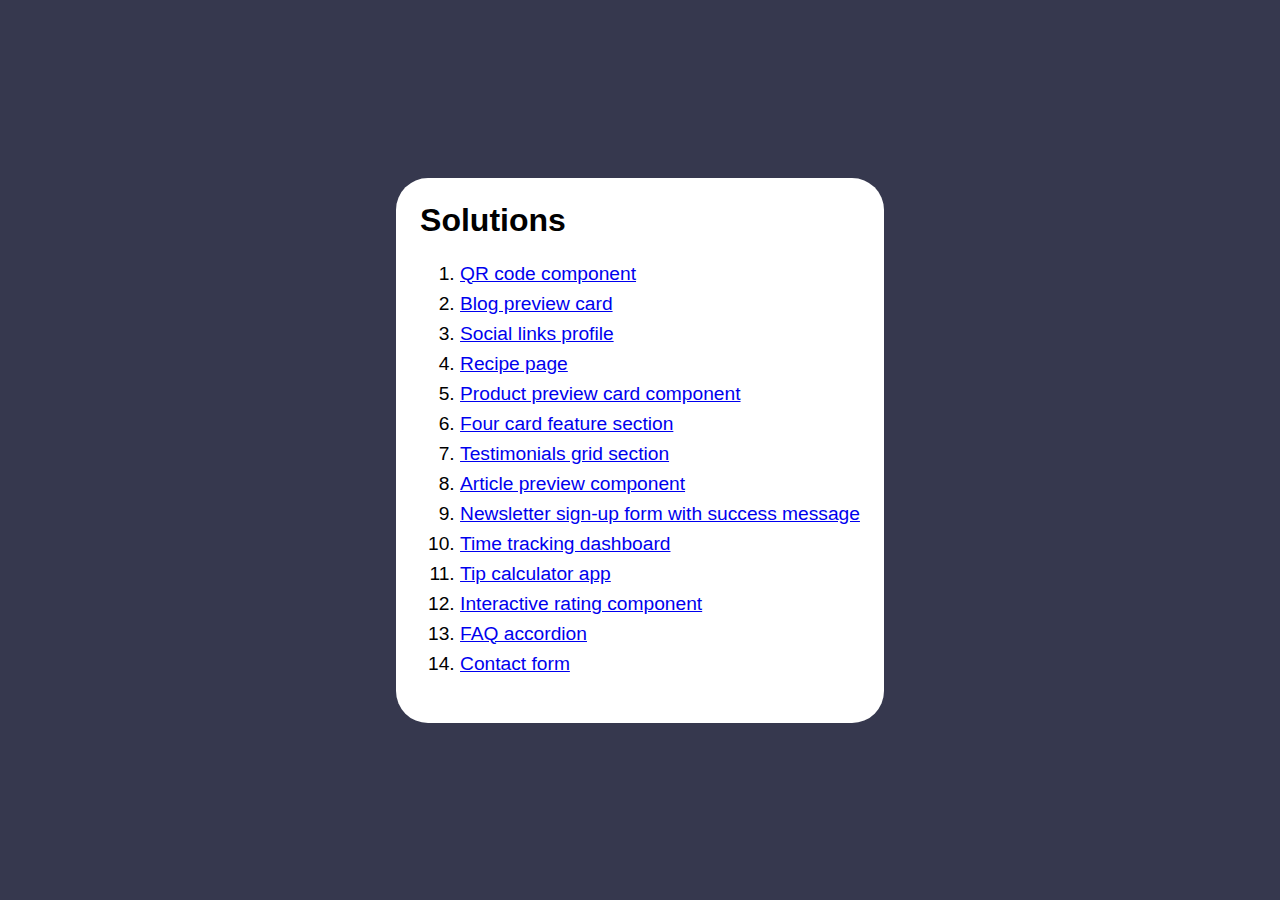
<file: index.html>
<!DOCTYPE html>
<html lang="en">
<head>
    <meta charset="UTF-8">
    <meta name="viewport" content="width=device-width, initial-scale=1.0">
    <style>
        body {
            margin: 0;
            background: hsl(235, 18%, 26%);
            font-family: sans-serif;
        }

        main {
            display: flex;
            min-height: 100vh;
            min-width: 100vw;
            flex-direction: column;
            box-sizing: border-box;
        }

        .card {
            display: flex;
            flex-direction: column;
            margin: auto;
            border-radius: 2rem;
            background: white;
            padding: 1.5rem;
            min-width: 200px;
        }

        h1 {
            margin: 0;
        }

        ul {
            padding-left: 0;
            list-style-position: inside;
        }

        li {
            margin: .5rem 0;
            font-size: 1.2rem;
        }
    </style>
    <title>Frontend Mentor | Abdullah Tunçer</title>
</head>
<body>
<main>
    <div class="card">
        <h1>Solutions</h1>
        <ol>
            <li>
                <a href="./01-qr-code-main">QR code component</a>
            </li>
            <li>
                <a href="./02-blog-preview-card-main">Blog preview card</a>
            </li>
            <li>
                <a href="./03-social-links-profile-main">Social links profile</a>
            </li>
            <li>
                <a href="./04-recipe-page-main">Recipe page</a>
            </li>
            <li>
                <a href="./05-product-preview-card-component-main">Product preview card component</a>
            </li>
            <li>
                <a href="./06-four-card-feature-section-main">Four card feature section</a>
            </li>
            <li>
                <a href="./07-testimonials-grid-section-main">Testimonials grid section</a>
            </li>
            <li>
                <a href="./08-article-preview-component-main">Article preview component</a>
            </li>
            <li>
                <a href="./09-newsletter-sign-up-main">Newsletter sign-up form with success message</a>
            </li>
            <li>
                <a href="./10-time-tracking-dashboard-main">Time tracking dashboard</a>
            </li>
            <li>
                <a href="./11-tip-calculator-app-main">Tip calculator app</a>
            </li>
            <li>
                <a href="./12-interactive-rating-component-main">Interactive rating component</a>
            </li>
            <li>
                <a href="./13-faq-accordion-main">FAQ accordion</a>
            </li>
            <li>
                <a href="./14-contact-form-main">Contact form</a>
            </li>
        </ol>
    </div>
</main>
</body>
</html>
</file>
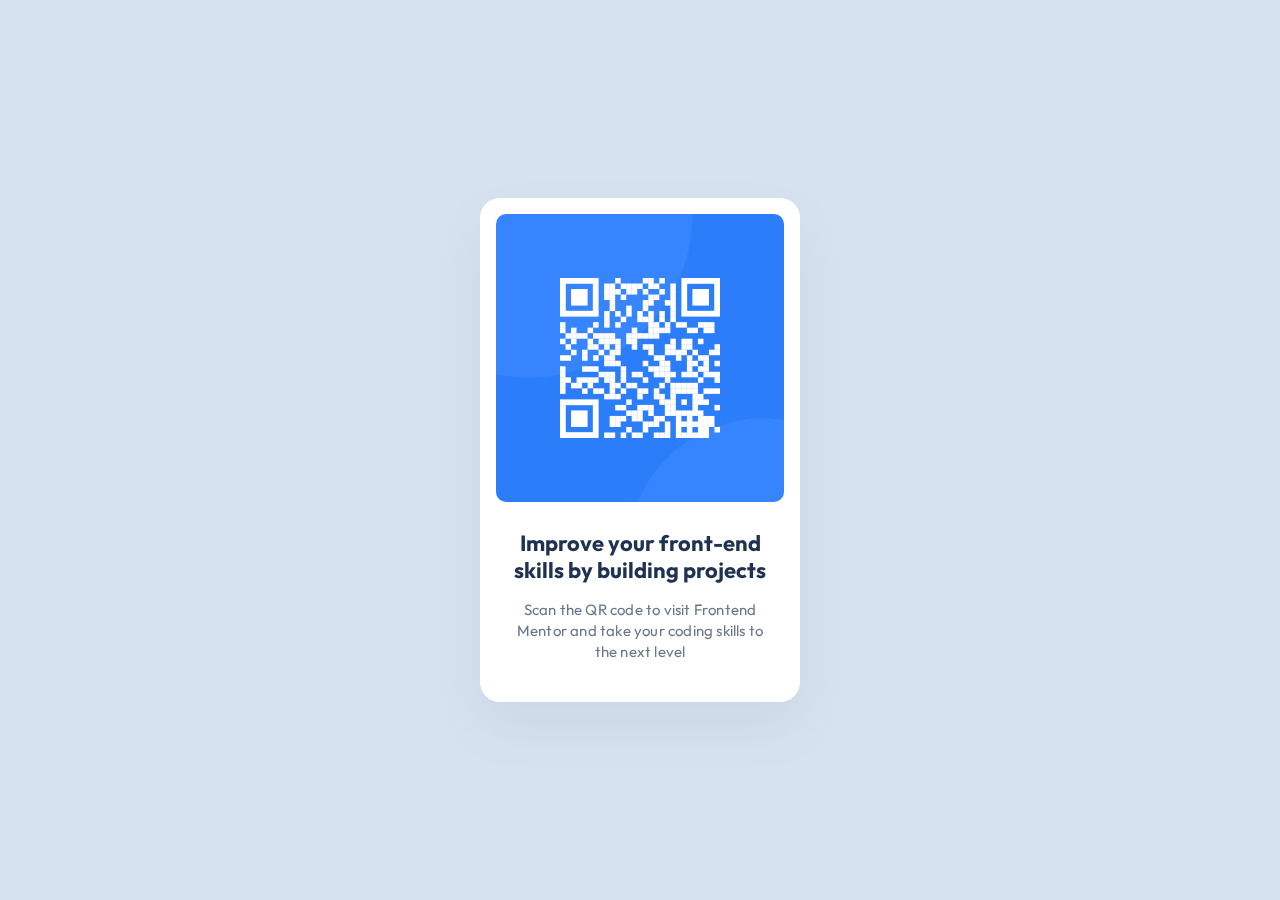
<file: 01-qr-code-main/index.html>
<!DOCTYPE html>
<html lang="en">
<head>
    <meta charset="UTF-8">
    <meta name="viewport" content="width=device-width, initial-scale=1.0">
    <link rel="preconnect" href="https://fonts.googleapis.com">
    <link rel="preconnect" href="https://fonts.gstatic.com" crossorigin>
    <link href="https://fonts.googleapis.com/css2?family=Outfit:wght@100..900&display=swap" rel="stylesheet">
    <link rel="icon" type="image/png" sizes="32x32" href="./images/favicon-32x32.png">
    <link rel="stylesheet" href="style.css">
    <title>Frontend Mentor | QR code component</title>
</head>
<body>
<div role="main" class="card">
    <img src="images/image-qr-code.png" alt="qr code">
    <div class="text">
        <div class="title">
            Improve your front-end skills by building projects
        </div>
        <div class="explanation">
            Scan the QR code to visit Frontend Mentor and take your coding skills to the next level
        </div>
    </div>
</div>
</body>
</html>
</file>
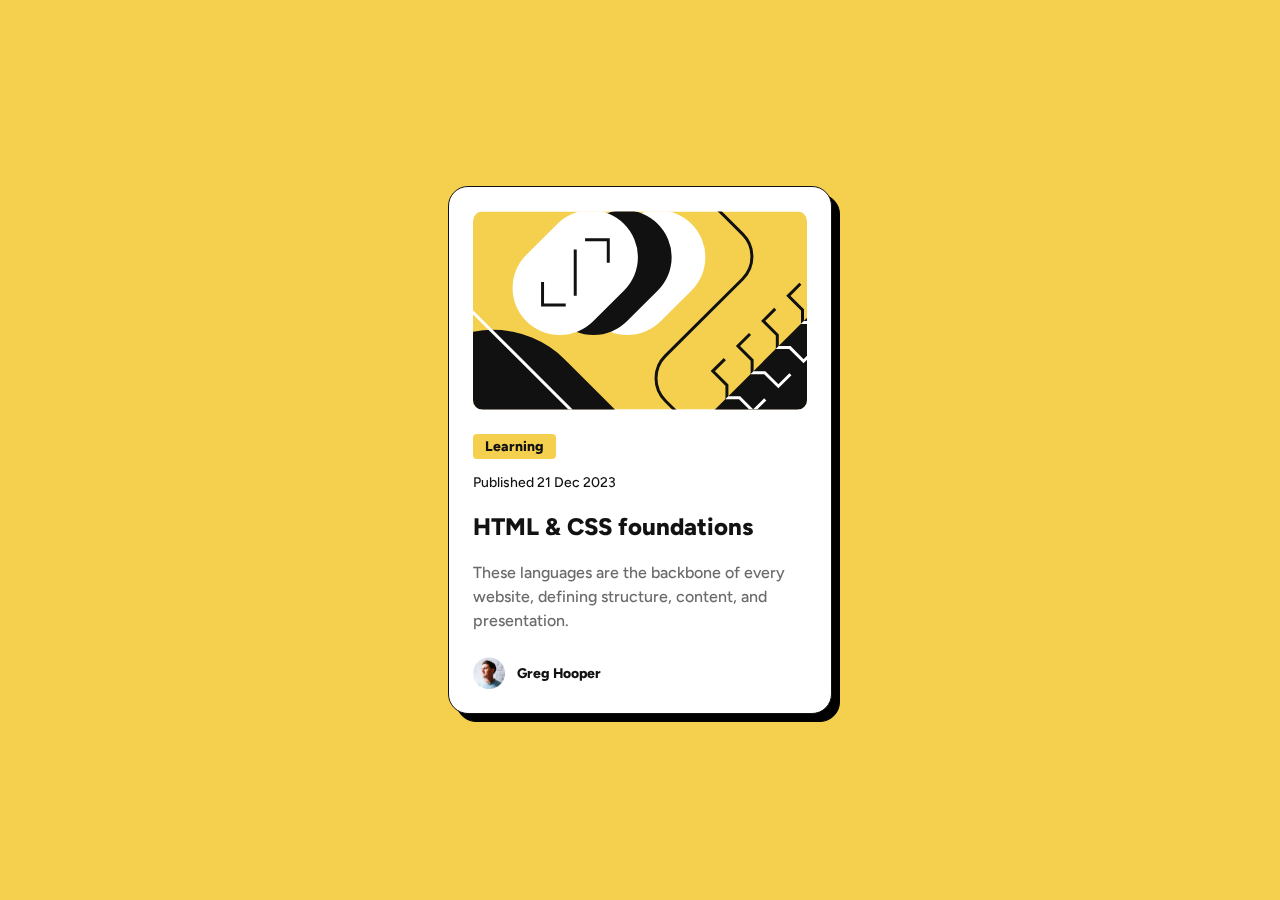
<file: 02-blog-preview-card-main/index.html>
<!DOCTYPE html>
<html lang="en">
<head>
  <meta charset="UTF-8">
  <meta name="viewport" content="width=device-width, initial-scale=1.0"> <!-- displays site properly based on user's device -->
  <link rel="icon" type="image/png" sizes="32x32" href="./assets/images/favicon-32x32.png">
  <link rel="preconnect" href="https://fonts.googleapis.com">
  <link rel="preconnect" href="https://fonts.gstatic.com" crossorigin>
  <link href="https://fonts.googleapis.com/css2?family=Figtree:ital,wght@0,300..900;1,300..900&display=swap" rel="stylesheet">
  <link rel="stylesheet" href="style.css">
  <title>Frontend Mentor | Blog preview card</title>
</head>
<body>
<section class="card">
  <img src="assets/images/illustration-article.svg" alt="Blog Image" class="blog-img">
  <div class="content">
    <span class="category">
      Learning
    </span>
    <p class="date">
      Published 21 Dec 2023
    </p>
    <h1>
      HTML & CSS foundations
    </h1>
    <p class="description">
      These languages are the backbone of every website, defining structure, content, and presentation.
    </p>
  </div>
  <div class="author">
    <img src="assets/images/image-avatar.webp" alt="Author Avatar" class="avatar">
    <span class="author-name">
      Greg Hooper
    </span>
  </div>
</section>
</body>
</html>
</file>
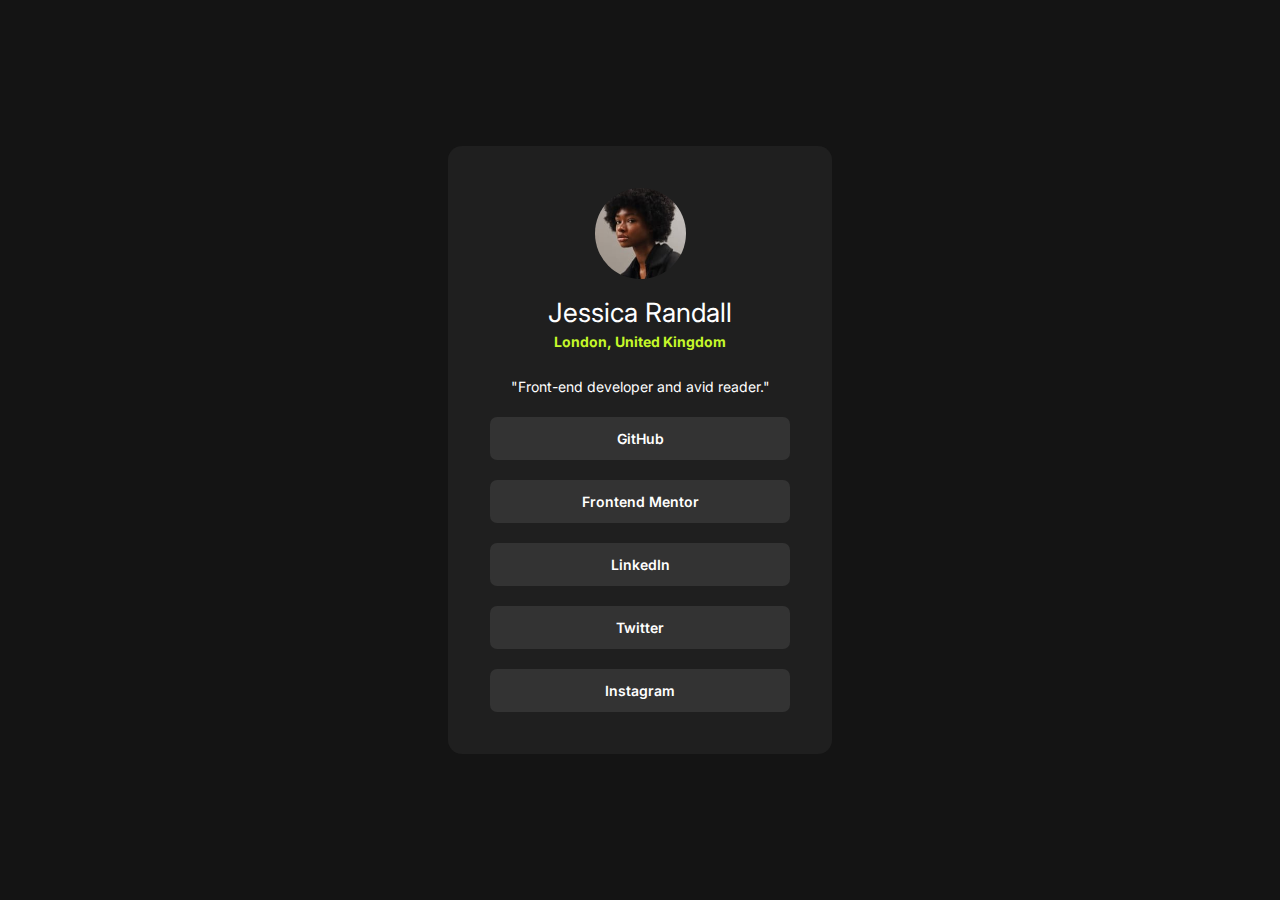
<file: 03-social-links-profile-main/index.html>
<!DOCTYPE html>
<html lang="en">
<head>
    <meta charset="UTF-8">
    <meta name="viewport" content="width=device-width, initial-scale=1.0">
    <link rel="stylesheet" href="style.css">
    <link rel="preconnect" href="https://fonts.googleapis.com">
    <link rel="preconnect" href="https://fonts.gstatic.com" crossorigin>
    <link href="https://fonts.googleapis.com/css2?family=Inter:ital,opsz,wght@0,14..32,100..900;1,14..32,100..900&display=swap"
          rel="stylesheet">
    <link rel="icon" type="image/png" sizes="32x32" href="./assets/images/favicon-32x32.png">
    <title>Frontend Mentor | Social links profile</title>
</head>
<body>
<div class="card">
    <img src="assets/images/avatar-jessica.jpeg" alt="User Photo">
    <h1>Jessica Randall</h1>
    <p class="location">London, United Kingdom</p>
    <p class="description">"Front-end developer and avid reader."</p>
    <div class="list">
        <div class="list-item">GitHub</div>
        <div class="list-item">Frontend Mentor</div>
        <div class="list-item">LinkedIn</div>
        <div class="list-item">Twitter</div>
        <div class="list-item">Instagram</div>
    </div>
</div>
</body>
</html>
</file>
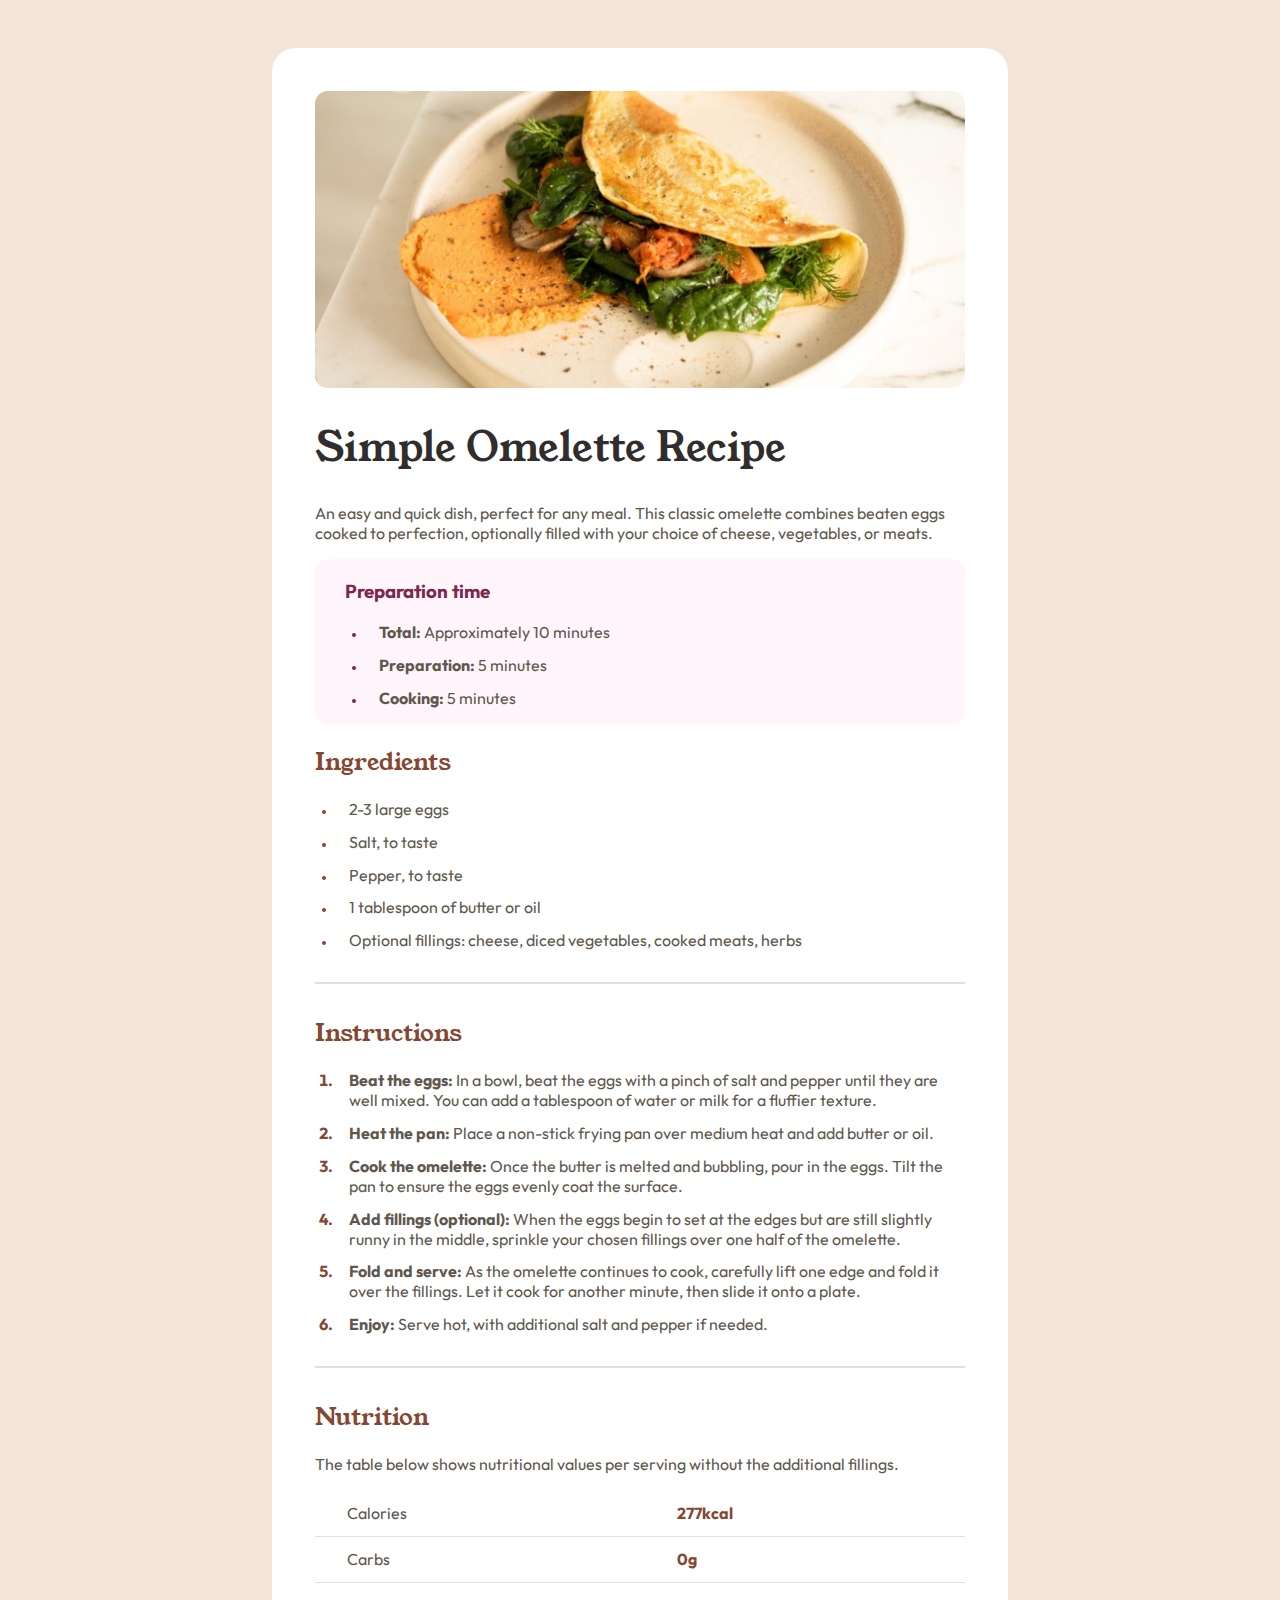
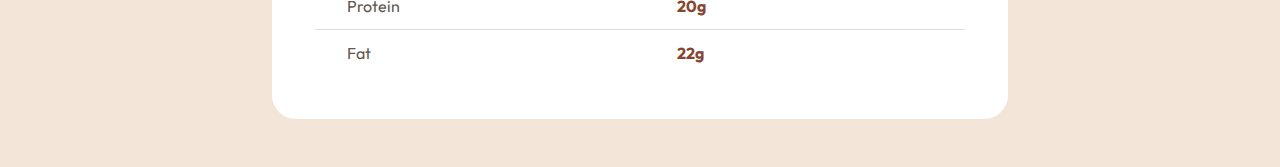
<file: 04-recipe-page-main/index.html>
<!DOCTYPE html>
<html lang="en">
<head>
    <meta charset="UTF-8">
    <meta name="viewport" content="width=device-width, initial-scale=1.0">
    <!-- displays site properly based on user's device -->
    <link rel="icon" type="image/png" sizes="32x32" href="./assets/images/favicon-32x32.png">
    <link rel="preconnect" href="https://fonts.googleapis.com">
    <link rel="preconnect" href="https://fonts.gstatic.com" crossorigin>
    <link href="https://fonts.googleapis.com/css2?family=Outfit:wght@100..900&family=Young+Serif&display=swap"
          rel="stylesheet">
    <link rel="stylesheet" href="style.css">
    <title>Frontend Mentor | Recipe page</title>
</head>
<body>
<div class="card">
    <img src="assets/images/image-omelette.jpeg" alt="Simple Omelette">

    <h1>Simple Omelette Recipe</h1>
    <p>
        An easy and quick dish, perfect for any meal. This classic omelette combines beaten eggs cooked
        to perfection, optionally filled with your choice of cheese, vegetables, or meats.
    </p>

    <div class="purple-card">
        <h3>Preparation time</h3>
        <ul>
            <li>
                <p class="list-item">
                    <b>Total:</b> Approximately 10 minutes
                </p>
            </li>
            <li>
                <p class="list-item">
                    <b>Preparation:</b> 5 minutes
                </p>
            </li>
            <li>
                <p class="list-item">
                    <b>Cooking:</b> 5 minutes
                </p>
            </li>
        </ul>
    </div>

    <h2>Ingredients</h2>
    <ul class="ingredients-list">
        <li>
            <p class="list-item">
                2-3 large eggs
            </p>
        </li>
        <li>
            <p class="list-item">
                Salt, to taste
            </p>
        </li>
        <li>
            <p class="list-item">
                Pepper, to taste
            </p>
        </li>
        <li>
            <p class="list-item">
                1 tablespoon of butter or oil
            </p>
        </li>
        <li>
            <p class="list-item">
                Optional fillings: cheese, diced vegetables, cooked meats, herbs
            </p>
        </li>
    </ul>

    <hr>

    <h2>Instructions</h2>
    <ol>
        <li>
            <p class="list-item">
                <b>Beat the eggs:</b> In a bowl, beat the eggs with a pinch of salt and pepper until they are well
                mixed. You can add a tablespoon of water or milk for a fluffier texture.
            </p>
        </li>
        <li>
            <p class="list-item">
                <b>Heat the pan:</b> Place a non-stick frying pan over medium heat and add butter or oil.
            </p>
        </li>
        <li>
            <p class="list-item">
                <b>Cook the omelette:</b> Once the butter is melted and bubbling, pour in the eggs. Tilt the pan to
                ensure the eggs evenly coat the surface.
            </p>
        </li>
        <li>
            <p class="list-item">
                <b>Add fillings (optional):</b> When the eggs begin to set at the edges but are still slightly runny in
                the middle, sprinkle your chosen fillings over one half of the omelette.
            </p>
        </li>
        <li>
            <p class="list-item">
                <b>Fold and serve:</b> As the omelette continues to cook, carefully lift one edge and fold it over the
                fillings. Let it cook for another minute, then slide it onto a plate.
            </p>
        </li>
        <li>
            <p class="list-item">
                <b>Enjoy:</b> Serve hot, with additional salt and pepper if needed.
            </p>
        </li>
    </ol>

    <hr>

    <h2>Nutrition</h2>
    <p>The table below shows nutritional values per serving without the additional fillings.</p>
    <table>
        <tr>
            <td>Calories</td>
            <td>277kcal</td>
        </tr>
        <tr>
            <td>Carbs</td>
            <td>0g</td>
        </tr>
        <tr>
            <td>Protein</td>
            <td>20g</td>
        </tr>
        <tr>
            <td>Fat</td>
            <td>22g</td>
        </tr>
    </table>
</div>
</body>
</html>
</file>
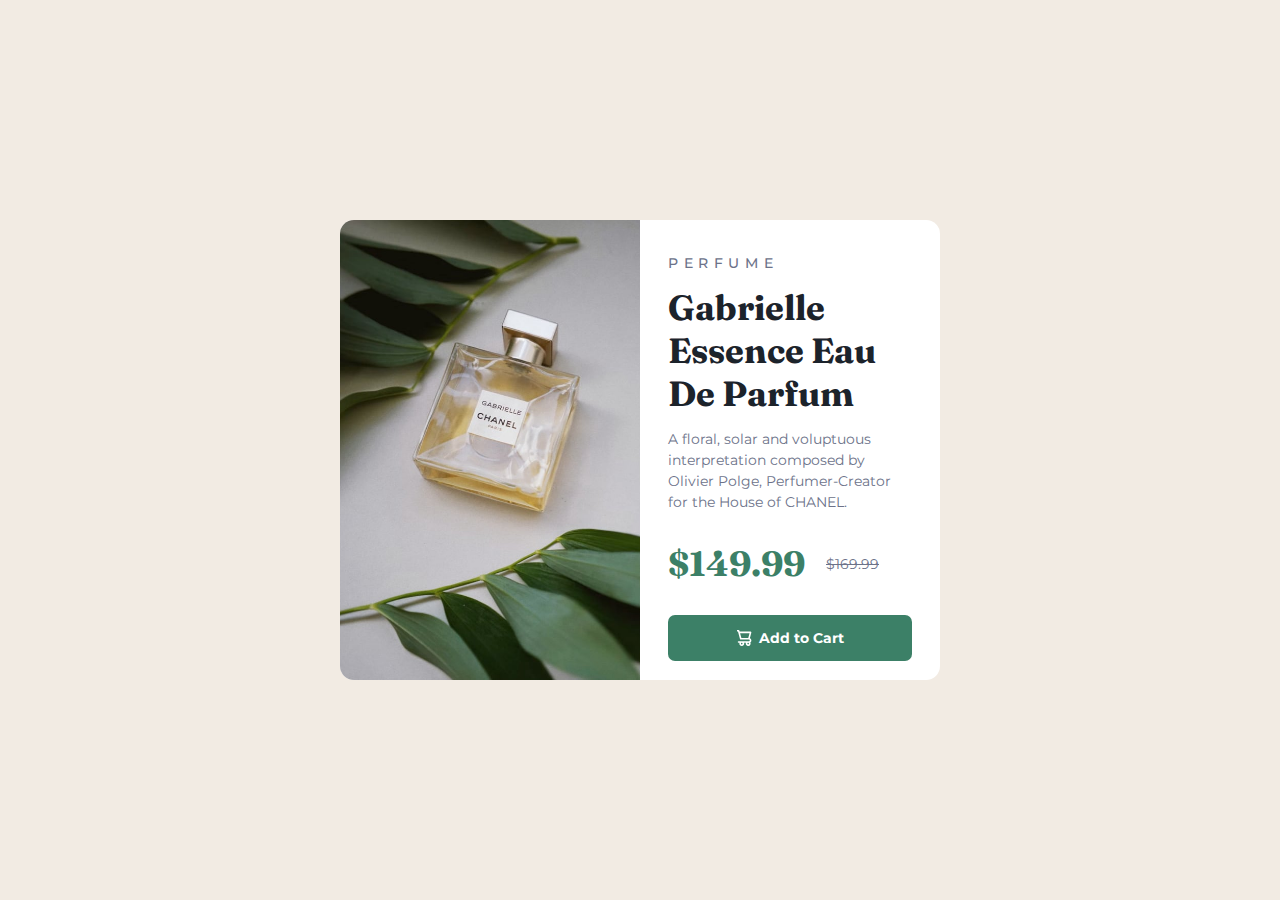
<file: 05-product-preview-card-component-main/index.html>
<!DOCTYPE html>
<html lang="en">
<head>
    <meta charset="UTF-8">
    <meta name="viewport" content="width=device-width, initial-scale=1.0">
    <link rel="preconnect" href="https://fonts.googleapis.com">
    <link rel="preconnect" href="https://fonts.gstatic.com" crossorigin>
    <link href="https://fonts.googleapis.com/css2?family=Fraunces:ital,opsz,wght@0,9..144,700;1,9..144,700&family=Montserrat:ital,wght@0,100..900;1,100..900&display=swap"
          rel="stylesheet">
    <link rel="icon" type="image/png" sizes="32x32" href="./images/favicon-32x32.png">
    <link rel="stylesheet" href="style.css">
    <title>Frontend Mentor | Product preview card component</title>
</head>
<body>
<div class="card">
    <picture>
        <source media="(max-width: 425px)" srcset="images/image-product-mobile.jpg">
        <img src="images/image-product-desktop.jpg" alt="Product Image">
    </picture>
    <section>
        <p class="category">Perfume</p>
        <h1>Gabrielle Essence Eau De Parfum</h1>
        <p class="description">
            A floral, solar and voluptuous interpretation composed by Olivier Polge,
            Perfumer-Creator for the House of CHANEL.
        </p>
        <div class="price">
            <p>$149.99</p>
            <p>
                <del>$169.99</del>
            </p>
        </div>
        <div class="add-cart">
            <img src="images/icon-cart.svg" alt="Cart Icon">
            <span>Add to Cart</span>
        </div>
    </section>
</div>
</body>
</html>
</file>
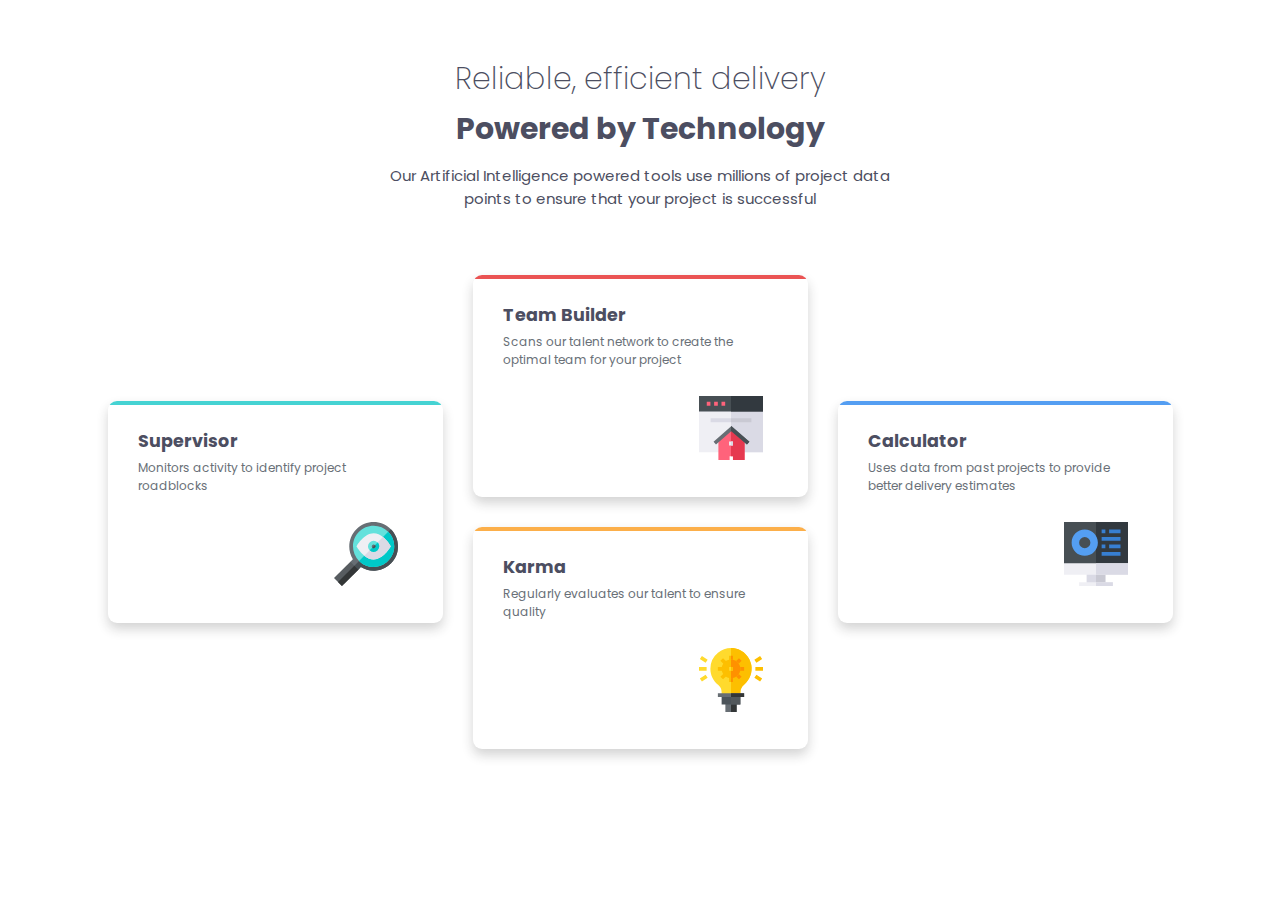
<file: 06-four-card-feature-section-main/index.html>
<!DOCTYPE html>
<html lang="en">
<head>
    <meta charset="UTF-8">
    <meta name="viewport" content="width=device-width, initial-scale=1.0">
    <link rel="icon" type="image/png" sizes="32x32" href="./images/favicon-32x32.png">
    <link rel="preconnect" href="https://fonts.googleapis.com">
    <link rel="preconnect" href="https://fonts.gstatic.com" crossorigin>
    <link href="https://fonts.googleapis.com/css2?family=Poppins:wght@200;400;600&display=swap" rel="stylesheet">
    <link href="style.css" rel="stylesheet">
    <title>Frontend Mentor | Four card feature section</title>

</head>
<body>
<div class="container">
    <header>
        <h1>Reliable, efficient delivery</h1>
        <h1>Powered by Technology</h1>
        <p>
            Our Artificial Intelligence powered tools use millions of project data points to ensure that your project is
            successful
        </p>
    </header>
    <div class="card card1">
        <h3>Supervisor</h3>
        <p>Monitors activity to identify project roadblocks</p>
        <div>
            <img src="images/icon-supervisor.svg" alt="">
        </div>
    </div>
    <div class="card card2">
        <h3>Team Builder</h3>
        <p>Scans our talent network to create the optimal team for your project</p>
        <div>
            <img src="images/icon-team-builder.svg" alt="">
        </div>
    </div>
    <div class="card card3">
        <h3>Karma</h3>
        <p>Regularly evaluates our talent to ensure quality</p>
        <div>
            <img src="images/icon-karma.svg" alt="">
        </div>
    </div>
    <div class="card card4">
        <h3>Calculator</h3>
        <p>Uses data from past projects to provide better delivery estimates</p>
        <div>
            <img src="images/icon-calculator.svg" alt="">
        </div>
    </div>
</div>
</body>
</html>
</file>
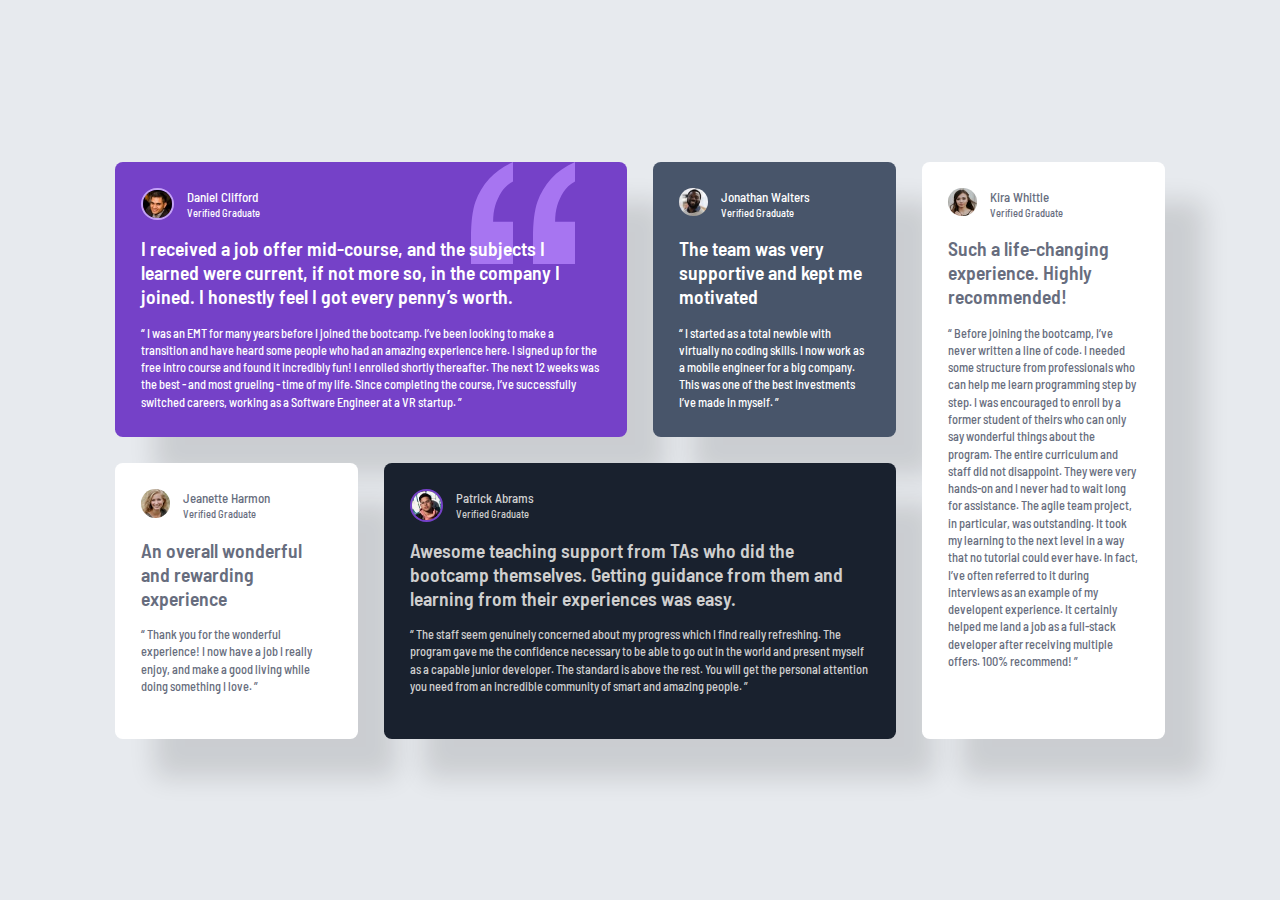
<file: 07-testimonials-grid-section-main/index.html>
<!DOCTYPE html>
<html lang="en">
<head>
    <meta charset="UTF-8">
    <meta name="viewport" content="width=device-width, initial-scale=1.0">
    <!-- displays site properly based on user's device -->
    <link rel="preconnect" href="https://fonts.googleapis.com">
    <link rel="preconnect" href="https://fonts.gstatic.com" crossorigin>
    <link href="https://fonts.googleapis.com/css2?family=Barlow+Semi+Condensed:wght@500;600&display=swap"
          rel="stylesheet">
    <link rel="icon" type="image/png" sizes="32x32" href="./images/favicon-32x32.png">
    <link href="style.css" rel="stylesheet">
    <title>Frontend Mentor | Testimonials grid section solution</title>
</head>
<body>
<main>
    <div class="card card1">
        <div class="author">
            <img src="images/image-daniel.jpg" alt="Author Image">
            <div class="author-details">
                <span class="author-name">Daniel Clifford</span>
                <span class="author-subtitle">Verified Graduate</span>
            </div>
        </div>

        <h2>
            I received a job offer mid-course, and the subjects I learned were current, if not more so,
            in the company I joined. I honestly feel I got every penny’s worth.
        </h2>
        <p>
            “ I was an EMT for many years before I joined the bootcamp. I’ve been looking to make a
            transition and have heard some people who had an amazing experience here. I signed up
            for the free intro course and found it incredibly fun! I enrolled shortly thereafter.
            The next 12 weeks was the best - and most grueling - time of my life. Since completing
            the course, I’ve successfully switched careers, working as a Software Engineer at a VR startup. ”
        </p>
    </div>
    <div class="card card2">
        <div class="author">
            <img src="images/image-jonathan.jpg" alt="Author Image">
            <div class="author-details">
                <span class="author-name">Jonathan Walters</span>
                <span class="author-subtitle">Verified Graduate</span>
            </div>
        </div>

        <h2>The team was very supportive and kept me motivated</h2>
        <p>
            “ I started as a total newbie with virtually no coding skills. I now work as a mobile engineer
            for a big company. This was one of the best investments I’ve made in myself. ”
        </p>
    </div>
    <div class="card card3">
        <div class="author">
            <img src="images/image-jeanette.jpg" alt="Author Image">
            <div class="author-details">
                <span class="author-name">Jeanette Harmon</span>
                <span class="author-subtitle">Verified Graduate</span>
            </div>
        </div>

        <h2>An overall wonderful and rewarding experience</h2>
        <p>
            “ Thank you for the wonderful experience! I now have a job I really enjoy, and make a good living
            while doing something I love. ”
        </p>
    </div>
    <div class="card card4">
        <div class="author">
            <img src="images/image-patrick.jpg" alt="Author Image">
            <div class="author-details">
                <span class="author-name">Patrick Abrams</span>
                <span class="author-subtitle">Verified Graduate</span>
            </div>
        </div>

        <h2>
            Awesome teaching support from TAs who did the bootcamp themselves. Getting guidance from them and
            learning from their experiences was easy.
        </h2>
        <p>
            “ The staff seem genuinely concerned about my progress which I find really refreshing. The program
            gave me the confidence necessary to be able to go out in the world and present myself as a capable
            junior developer. The standard is above the rest. You will get the personal attention you need from
            an incredible community of smart and amazing people. ”
        </p>
    </div>
    <div class="card card5">
        <div class="author">
            <img src="images/image-kira.jpg" alt="Author Image">
            <div class="author-details">
                <span class="author-name">Kira Whittle</span>
                <span class="author-subtitle">Verified Graduate</span>
            </div>
        </div>

        <h2>Such a life-changing experience. Highly recommended!</h2>
        <p>
            “ Before joining the bootcamp, I’ve never written a line of code. I needed some structure from
            professionals who can help me learn programming step by step. I was encouraged to enroll by a former
            student of theirs who can only say wonderful things about the program. The entire curriculum and staff
            did not disappoint. They were very hands-on and I never had to wait long for assistance. The agile team
            project, in particular, was outstanding. It took my learning to the next level in a way that no tutorial
            could ever have. In fact, I’ve often referred to it during interviews as an example of my developent
            experience. It certainly helped me land a job as a full-stack developer after receiving multiple offers.
            100% recommend! ”
        </p>
    </div>
</main>
</body>
</html>
</file>
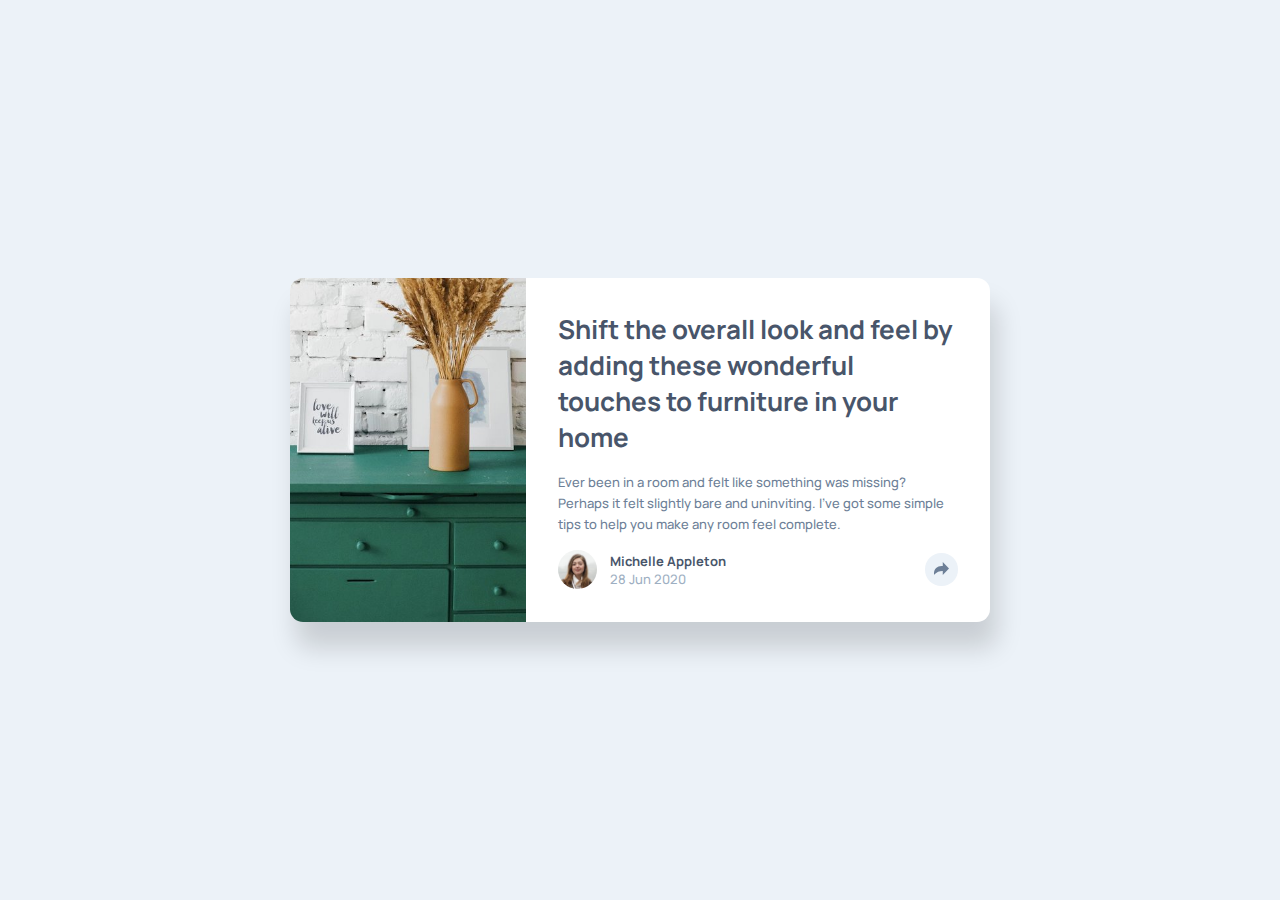
<file: 08-article-preview-component-main/index.html>
<!DOCTYPE html>
<html lang="en">
<head>
    <meta charset="UTF-8">
    <meta name="viewport" content="width=device-width, initial-scale=1.0">
    <link rel="icon" type="image/png" sizes="32x32" href="./images/favicon-32x32.png">
    <link rel="preconnect" href="https://fonts.googleapis.com">
    <link rel="preconnect" href="https://fonts.gstatic.com" crossorigin>
    <link href="https://fonts.googleapis.com/css2?family=Manrope:wght@200..800&display=swap" rel="stylesheet">
    <link rel="stylesheet" href="style.css">
    <title>Frontend Mentor | Article preview component</title>
    <script src="./script.js" defer></script>
</head>
<body>
<main>
    <div class="card">
        <div class="img-wrap">
            <img src="images/drawers.jpg" alt="">
        </div>
        <section>
            <h1>
                Shift the overall look and feel by adding these wonderful
                touches to furniture in your home
            </h1>
            <p>
                Ever been in a room and felt like something was missing? Perhaps
                it felt slightly bare and uninviting. I’ve got some simple tips
                to help you make any room feel complete.
            </p>
            <div class="author-container">
                <div class="author">
                    <img src="images/avatar-michelle.jpg" alt="Author Image">
                    <div class="author-detail">
                        <span class="author-name">Michelle Appleton</span>
                        <span class="date">28 Jun 2020</span>
                    </div>
                </div>
                <div class="share">
                    <div class="share-icons hidden">
                        <span class="share-text">Share</span>
                        <img src="images/icon-facebook.svg" alt="Facebook Icon">
                        <img src="images/icon-twitter.svg" alt="Twitter Icon">
                        <img src="images/icon-pinterest.svg" alt="Pinterest Icon">
                    </div>
                    <button id="shareButton" class="share-button" type="button" aria-label="Share">
                        <svg xmlns="http://www.w3.org/2000/svg" width="15" height="13" fill="currentColor">
                            <path d="M15 6.495L8.766.014V3.88H7.441C3.33 3.88 0 7.039 0 10.936v2.049l.589-.612C2.59 10.294 5.422 9.11 8.39 9.11h.375v3.867L15 6.495z"/>
                        </svg>
                    </button>
                </div>
            </div>
        </section>
    </div>
</main>
</body>
</html>
</file>
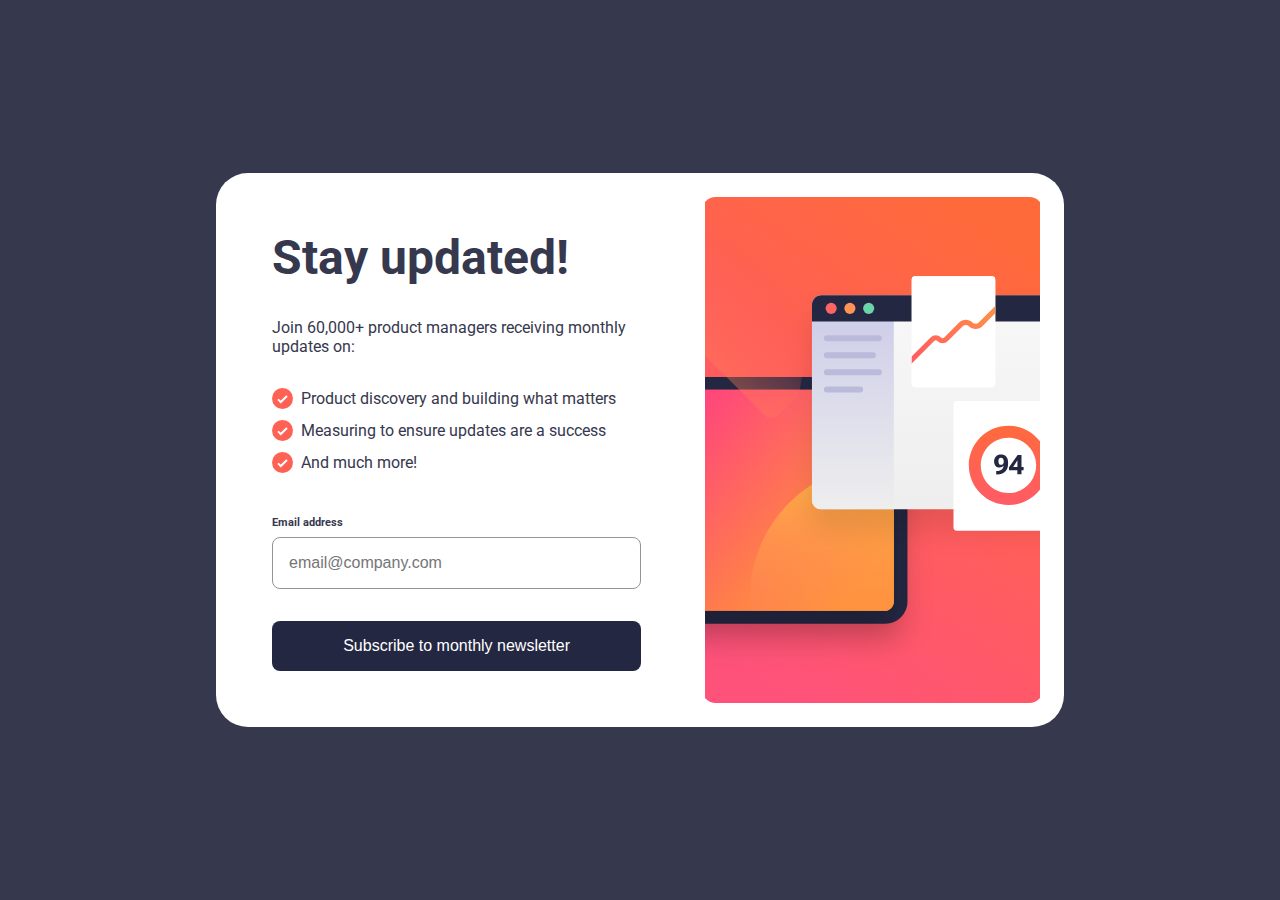
<file: 09-newsletter-sign-up-main/index.html>
<!DOCTYPE html>
<html lang="en">
<head>
    <meta charset="UTF-8">
    <meta name="viewport" content="width=device-width, initial-scale=1.0">
    <link rel="stylesheet" href="style.css">
    <link rel="preconnect" href="https://fonts.googleapis.com">
    <link rel="preconnect" href="https://fonts.gstatic.com" crossorigin>
    <link href="https://fonts.googleapis.com/css2?family=Roboto:ital,wght@0,100..900;1,100..900&display=swap"
          rel="stylesheet">
    <link rel="icon" type="image/png" sizes="32x32" href="./assets/images/favicon-32x32.png">
    <title>Frontend Mentor | Newsletter sign-up form with success message</title>
    <script src="script.js" defer></script>
</head>
<body>
<main>
    <div id="sign-up-container" class="card">
        <section>
            <h1>Stay updated!</h1>
            <p>Join 60,000+ product managers receiving monthly updates on:</p>
            <ul>
                <li>
                    <img src="assets/images/icon-list.svg" alt="">
                    Product discovery and building what matters
                </li>
                <li>
                    <img src="assets/images/icon-list.svg" alt="">
                    Measuring to ensure updates are a success
                </li>
                <li>
                    <img src="assets/images/icon-list.svg" alt="">
                    And much more!
                </li>
            </ul>
            <div class="email-input">
                <div class="email-input-header">
                    <label for="email">Email address</label>
                    <span id="email-error" class="error-message hidden">Valid email required</span>
                </div>
                <input id="email" type="text" placeholder="email@company.com" required>
            </div>
            <button id="submit-btn" type="submit">Subscribe to monthly newsletter</button>
        </section>
        <div class="image-container">
            <picture>
                <source media="(max-width: 425px)" srcset="assets/images/illustration-sign-up-mobile.svg">
                <source media="(max-width: 768px)" srcset="assets/images/illustration-sign-up-tablet.svg">
                <img src="assets/images/illustration-sign-up-desktop.svg" alt="">
            </picture>
        </div>
    </div>
    <div id="success-container" class="card hidden">
        <img src="assets/images/icon-success.svg" alt="">
        <h1>Thanks for subscribing!</h1>
        <p>
            A confirmation email has been sent to <b>ash@loremcompany.com</b>.
            Please open it and click the button inside to confirm your subscription.
        </p>
        <button id="dismiss-btn" type="button">Dismiss message</button>
    </div>
</main>
</body>
</html>
</file>
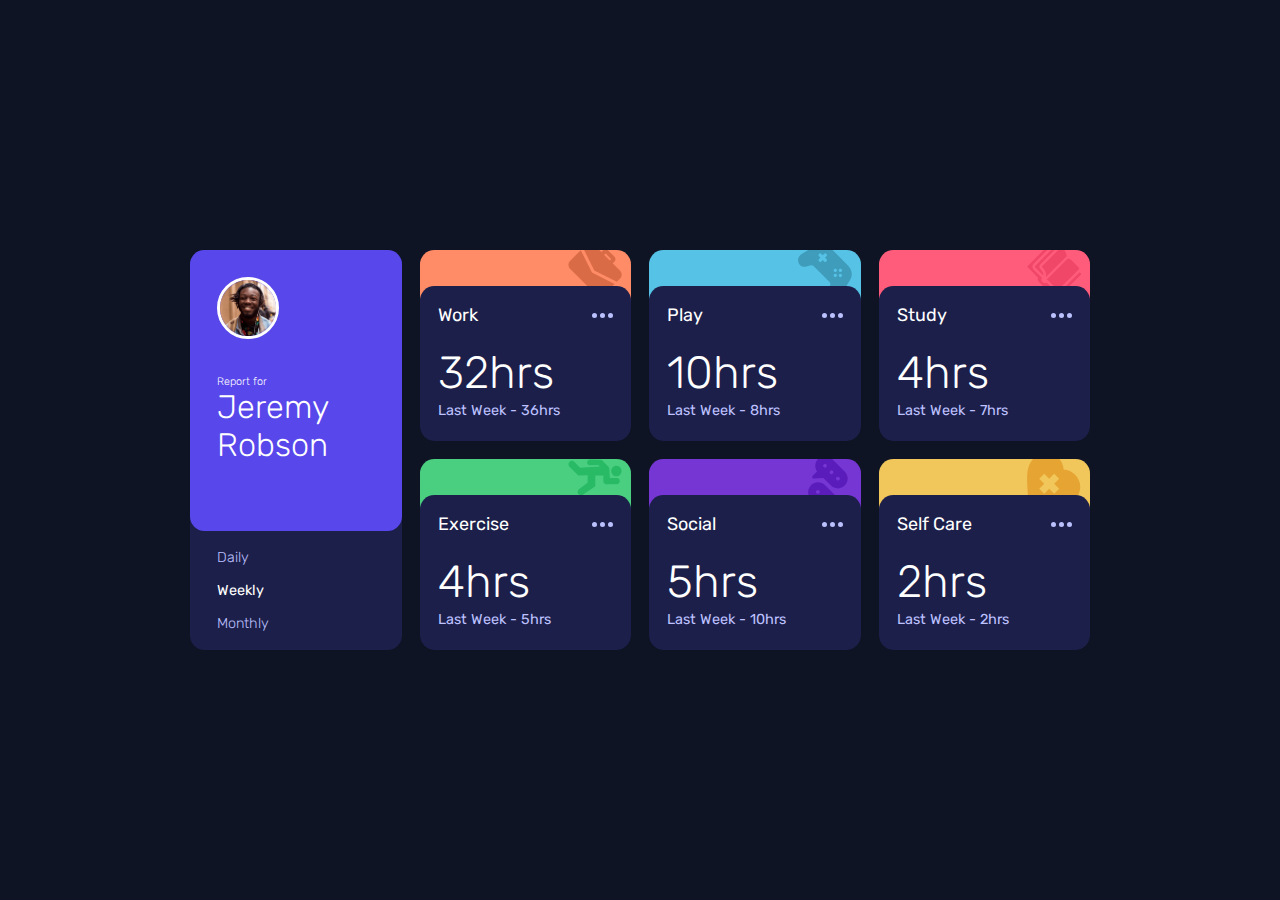
<file: 10-time-tracking-dashboard-main/index.html>
<!DOCTYPE html>
<html lang="en">
<head>
    <meta charset="UTF-8">
    <meta name="viewport" content="width=device-width, initial-scale=1.0">
    <link rel="preconnect" href="https://fonts.googleapis.com">
    <link rel="preconnect" href="https://fonts.gstatic.com" crossorigin>
    <link href="https://fonts.googleapis.com/css2?family=Rubik:ital,wght@0,300..900;1,300..900&display=swap"
          rel="stylesheet">
    <link rel="stylesheet" href="style.css">
    <link rel="icon" type="image/png" sizes="32x32" href="./images/favicon-32x32.png">
    <title>Frontend Mentor | Time tracking dashboard</title>
    <script src="script.js" defer></script>
</head>
<body>
<main>
    <div class="container">
        <div class="profile-card">
            <div class="user-container">
                <div class="img-wrapper">
                    <img src="images/image-jeremy.png" alt="">
                </div>
                <div class="user">
                    <p class="title">Report for</p>
                    <p class="name">Jeremy Robson</p>
                </div>
            </div>
            <div class="button-list-container">
                <ul data-active="weekly">
                    <li data-type="daily">Daily</li>
                    <li data-type="weekly">Weekly</li>
                    <li data-type="monthly">Monthly</li>
                </ul>
            </div>
        </div>
    </div>
</main>
</body>
</html>
</file>
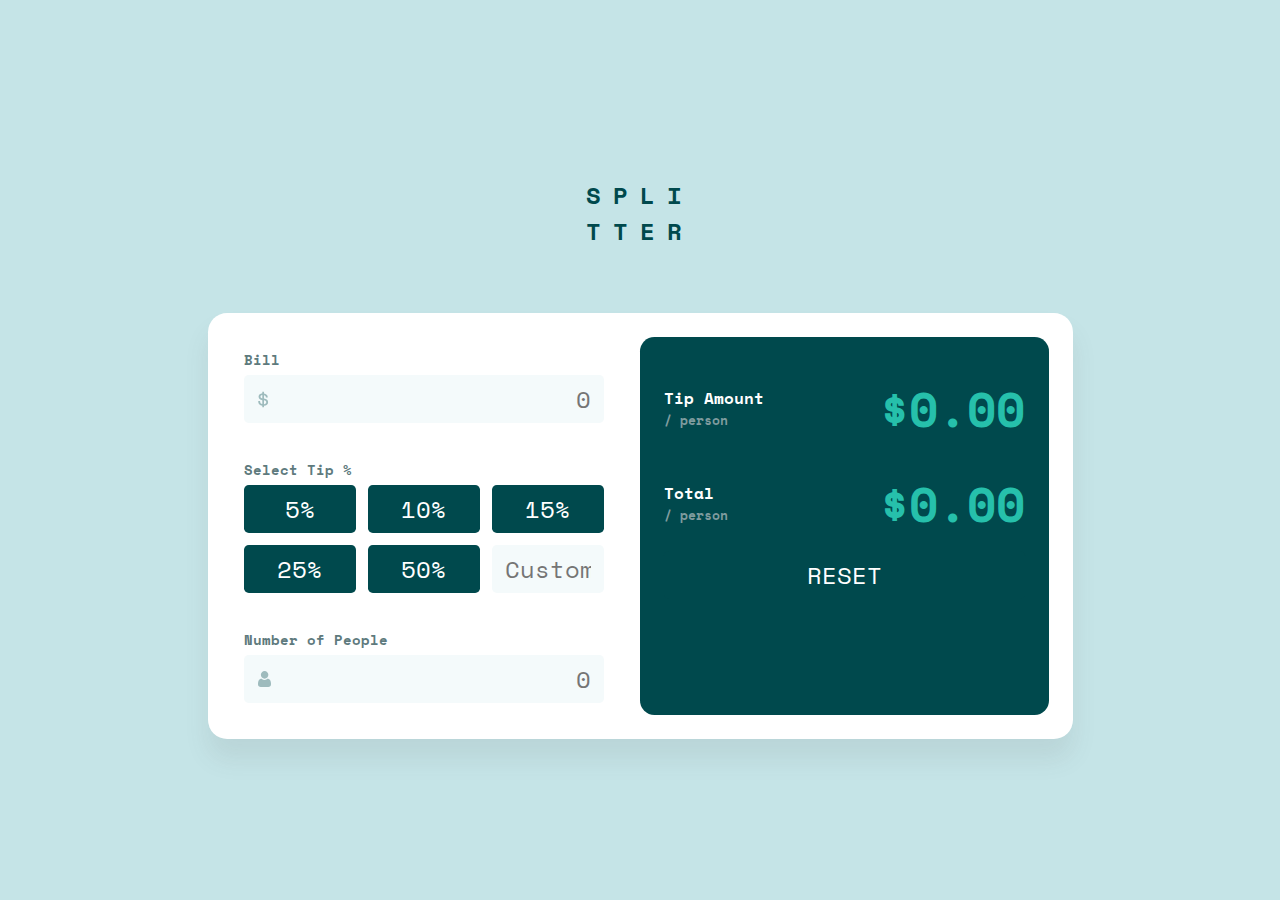
<file: 11-tip-calculator-app-main/index.html>
<!DOCTYPE html>
<html lang="en">
<head>
    <meta charset="UTF-8">
    <meta name="viewport" content="width=device-width, initial-scale=1.0">
    <link rel="preconnect" href="https://fonts.googleapis.com">
    <link rel="preconnect" href="https://fonts.gstatic.com" crossorigin>
    <link href="https://fonts.googleapis.com/css2?family=Space+Mono:wght@700&display=swap" rel="stylesheet">
    <link rel="icon" type="image/png" sizes="32x32" href="./images/favicon-32x32.png">
    <link rel="stylesheet" href="style.css">
    <title>Frontend Mentor | Tip calculator app</title>
    <script src="script.js" defer></script>
</head>
<body>
<main>
    <div class="container">
        <h1>
            Splitter
        </h1>
        <div class="main-card">
            <form id="form">
                <div class="bill-input">
                    <div class="input-head">
                        <label for="bill">Bill</label>
                        <div class="error-message hide"></div>
                    </div>
                    <input class="inner-icon dolar-icon" type="number" name="bill" id="bill" placeholder="0" min="0">
                </div>
                <div class="tip-rate">
                    <div class="input-head">
                        <label for="tip-input">Select Tip %</label>
                        <div class="error-message hide"></div>
                    </div>
                    <div id="tip-input" data-active="">
                        <button type="button" data-type="5">5%</button>
                        <button type="button" data-type="10">10%</button>
                        <button type="button" data-type="15">15%</button>
                        <button type="button" data-type="25">25%</button>
                        <button type="button" data-type="50">50%</button>
                        <input
                                id="custom-tip-input"
                                data-type="custom"
                                type="number"
                                name="customRate"
                                placeholder="Custom"
                        >
                    </div>
                </div>
                <div class="people-input">
                    <div class="input-head">
                        <label for="people-input">Number of People</label>
                        <div class="error-message hide"></div>
                    </div>
                    <input
                            class="inner-icon person-icon"
                            type="number"
                            name="people"
                            id="people-input"
                            min="0"
                            placeholder="0"
                    >
                </div>
            </form>
            <div class="screen">
                <div id="tip-amount">
                    <div class="title-container">
                        <div class="title">Tip Amount</div>
                        <div class="subtitle">/ person</div>
                    </div>
                    <div class="amount">$0.00</div>
                </div>
                <div id="total">
                    <div class="title-container">
                        <div class="title">Total</div>
                        <div class="subtitle">/ person</div>
                    </div>
                    <div class="amount">$0.00</div>
                </div>
                <button class="reset-button" id="reset-button" type="reset">Reset</button>
            </div>
        </div>
    </div>
</main>
</body>
</html>
</file>
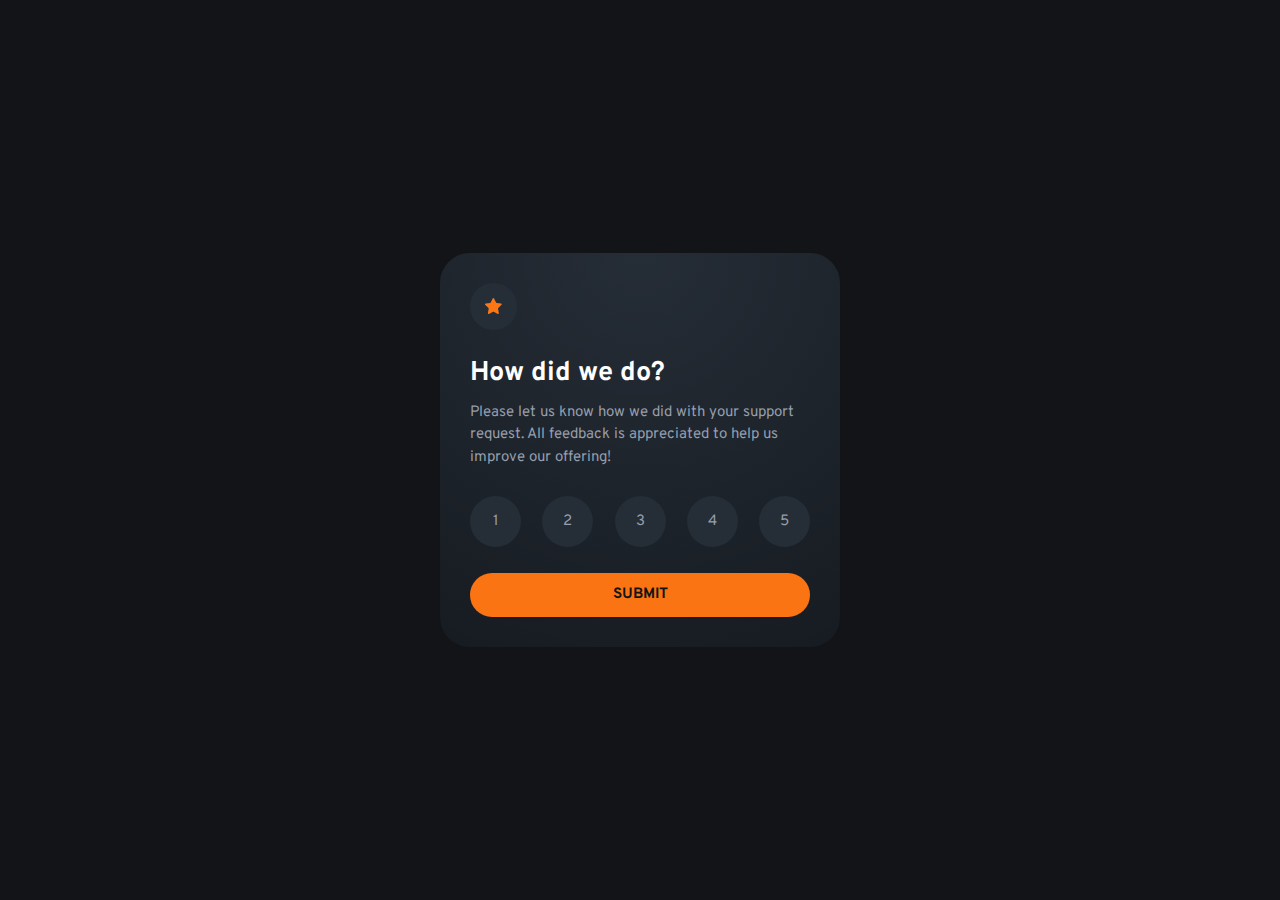
<file: 12-interactive-rating-component-main/index.html>
<!DOCTYPE html>
<html lang="en">
<head>
    <meta charset="UTF-8">
    <meta name="viewport" content="width=device-width, initial-scale=1.0">
    <link rel="preconnect" href="https://fonts.googleapis.com">
    <link rel="preconnect" href="https://fonts.gstatic.com" crossorigin>
    <link href="https://fonts.googleapis.com/css2?family=Overpass:ital,wght@0,100..900;1,100..900&display=swap"
          rel="stylesheet">
    <link rel="icon" type="image/png" sizes="32x32" href="./images/favicon-32x32.png">
    <link href="style.css" rel="stylesheet">
    <title>Frontend Mentor | Interactive rating component</title>
    <script src="script.js" defer></script>
</head>
<body>
<main>
    <section aria-label="Rating card" class="card">
        <form class="rate-container ">
            <div class="img-wrapper">
                <img src="images/icon-star.svg" alt="" role="presentation" aria-hidden="true">
            </div>
            <div>
                <h2>How did we do?</h2>
                <p>
                    Please let us know how we did with your support request. All feedback is appreciated
                    to help us improve our offering!
                </p>
            </div>
            <div id="rate" class="rate-buttons" data-active="">
                <button type="button" data-rate="1" aria-label="Rate 1">1</button>
                <button type="button" data-rate="2" aria-label="Rate 2">2</button>
                <button type="button" data-rate="3" aria-label="Rate 3">3</button>
                <button type="button" data-rate="4" aria-label="Rate 4">4</button>
                <button type="button" data-rate="5" aria-label="Rate 5">5</button>
            </div>
            <button class="submit-button" type="submit">Submit</button>
        </form>
        <div class="thank-you-container hidden" aria-hidden="true">
            <div class="img-container">
                <img src="images/illustration-thank-you.svg" alt="" role="presentation">
            </div>
            <p tabindex="-1" class="chip">You selected <span id="selected-rate"></span> out of 5</p>
            <div>
                <h2>Thank you!</h2>
                <p>
                    We appreciate you taking the time to give a rating. If you ever need more support,
                    don’t hesitate to get in touch!
                </p>
            </div>
        </div>
    </section>
</main>
</body>
</html>
</file>
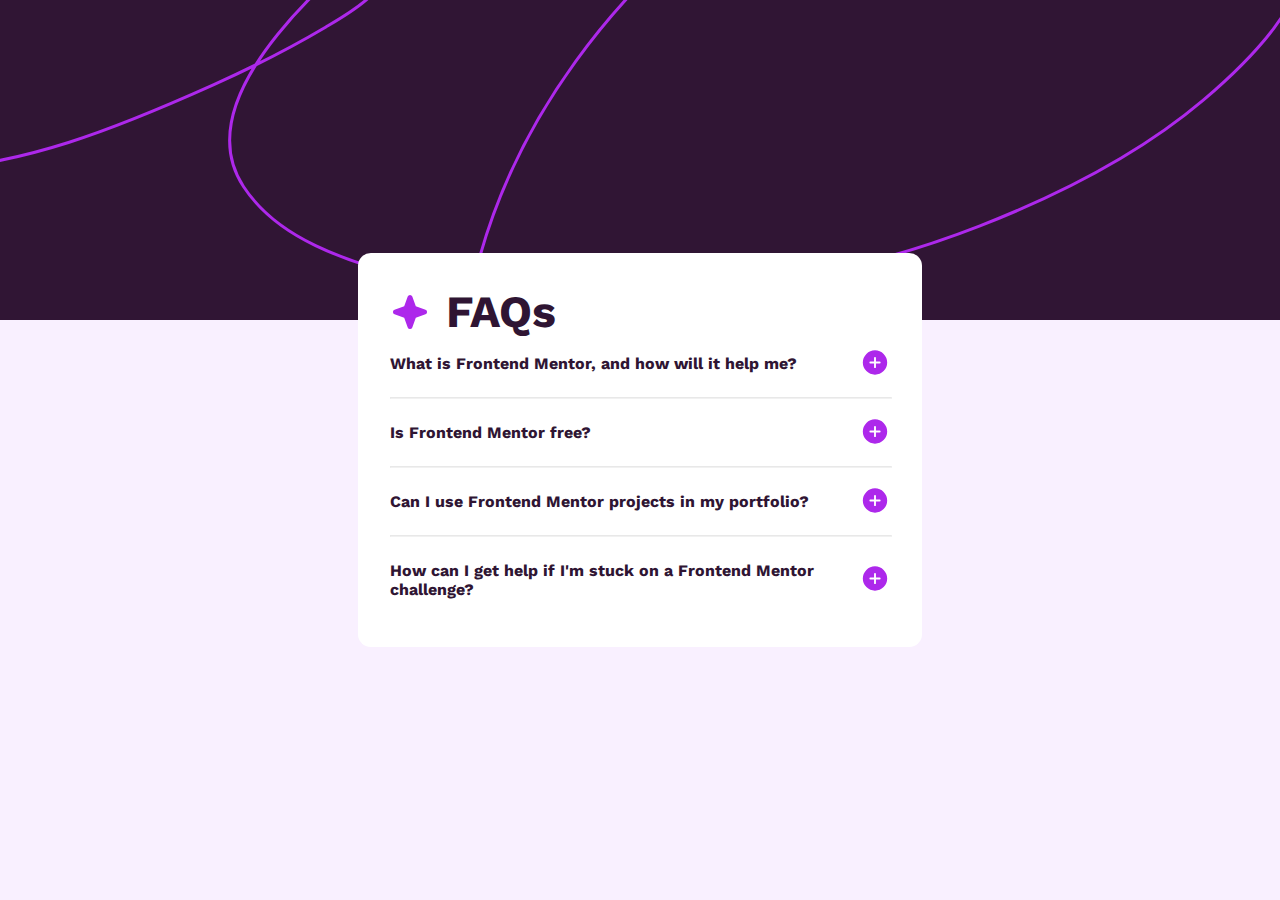
<file: 13-faq-accordion-main/index.html>
<!DOCTYPE html>
<html lang="en">
<head>
    <meta charset="UTF-8">
    <meta name="viewport" content="width=device-width, initial-scale=1.0">
    <link rel="stylesheet" href="style.css">
    <link rel="icon" type="image/png" sizes="32x32" href="./assets/images/favicon-32x32.png">
    <title>Frontend Mentor | FAQ accordion</title>
    <script src="script.js" defer></script>
</head>
<body>
<main>
    <picture class="decor">
        <source media="(max-width: 375px)" srcset="assets/images/background-pattern-mobile.svg">
        <img src="assets/images/background-pattern-desktop.svg" alt="">
    </picture>
    <section class="card">
        <header>
            <svg
                    aria-hidden="true"
                    xmlns="http://www.w3.org/2000/svg"
                    width="40"
                    height="40"
                    fill="none"
                    viewBox="0 0 40 41"
            >
                <path
                        fill="#AD28EB"
                        d="M37.5 20.5a2.467 2.467 0 0 1-1.64 2.344l-9.913 3.604-3.603 9.911a2.5 2.5 0 0 1-4.688 0l-3.604-9.922-9.911-3.593a2.5 2.5 0 0 1 0-4.688l9.921-3.604 3.594-9.911a2.5 2.5 0 0 1 4.688 0l3.604 9.921 9.911 3.594A2.467 2.467 0 0 1 37.5 20.5Z"
                />
            </svg>
            <h1>FAQs</h1>
        </header>
        <div id="questions"></div>
    </section>
</main>
</body>
</html>
</file>
<file: 01-qr-code-main/style.css>
:root {
    --white: hsl(0, 0%, 100%);
    --slate-300: hsl(212, 45%, 89%);
    --slate-500: hsl(216, 15%, 48%);
    --slate-900: hsl(218, 44%, 22%);
    --space-500: 40px;
    --space-300: 24px;
    --space-200: 16px;
}

body {
    background: var(--slate-300);
    height: 100vh;
    margin: 0;
    padding: 0;
    display: flex;
    align-items: center;
    justify-content: center;
    font-family: "Outfit", sans-serif;
}

.card {
    background: var(--white);
    padding: var(--space-200) var(--space-200) var(--space-500);
    border-radius: 20px;
    filter: drop-shadow(0px 25px 25px rgb(0,0,0,0.0477));
}

img {
    border-radius: 10px;
    height: 288px;
    width: 288px;
    margin-bottom: var(--space-300);
}

.text {
    width: 288px;
    box-sizing: border-box;
    padding: 0px var(--space-200);
    text-align: center;
}

.title {
    color: var(--slate-900);
    font-weight: 700;
    font-size: 22px;
    line-height: 1.2;
    letter-spacing: 0px;
    margin-bottom: var(--space-200);
}

.explanation {
    color: var(--slate-500);
    font-weight: 400;
    font-size: 15px;
    line-height: 1.4;
    letter-spacing: 0.2px;
}
</file>
<file: 02-blog-preview-card-main/style.css>
:root {
    --yellow: hsl(47, 88%, 63%);
    --white: hsl(0, 0%, 100%);
    --gray-500: hsl(0, 0%, 42%);
    --gray-950: hsl(0, 0%, 7%);
    --space-300: 24px;
    --space-150: 12px;
    --space-100: 8px;
    --space-50: 4px;
    --font-extra-bold: 800;
    --font-medium: 500;
}

body {
    font-family: "Figtree", sans-serif;
    background: var(--yellow);
    display: flex;
    align-items: center;
    justify-content: center;
    height: 100dvh;
    margin: 0px;
}

.card {
    border-radius: 20px;
    border: 1px solid var(--gray-950);
    background: var(--white);
    display: flex;
    flex-direction: column;
    box-sizing: border-box;
    max-width: 384px;
    gap: var(--space-300);
    padding: var(--space-300);
    filter: drop-shadow(8px 8px 0px black);
    color: var(--gray-950);
    line-height: 1.5;
    letter-spacing: 0px;
}

.blog-img {
    border-radius: 10px;
}

.category {
    background: var(--yellow);
    border-radius: 4px;
    text-align: center;
    padding: var(--space-50) var(--space-150);
    font-weight: var(--font-extra-bold);
    font-size: 14px;
}

.date {
    font-weight: var(--font-medium);
    font-size: 14px;
}

h1 {
    font-weight: var(--font-extra-bold);
    font-size: 24px;
    cursor: pointer;
}

h1:hover {
    color: var(--yellow);
}

.description {
    color: var(--gray-500);
    font-weight: var(--font-medium);
    font-size: 16px;
    margin-bottom: 0px;
}

.author {
    display: flex;
    column-gap: var(--space-150);
    align-items: center;
}

.avatar {
    height: 32px;
    width: 32px;
}

.author-name {
    font-weight: var(--font-extra-bold);
    font-size: 14px;
}

@media screen and (max-width: 375px) {
    .card {
        max-width: 327px;
    }

    .category {
        font-size: 12px;
    }


    .date {
        font-size: 12px;
    }

    h1 {
        font-size: 20px;
    }

    .description {
        font-size: 14px;
    }
}
</file>
<file: 03-social-links-profile-main/style.css>
:root {
    font-size: 14px;
    --green: hsl(75, 94%, 57%);
    --white: hsl(0, 0%, 100%);
    --grey-700: hsl(0, 0%, 20%);
    --grey-800: hsl(0, 0%, 12%);
    --grey-900: hsl(0, 0%, 8%);
}

body {
    margin: 0px;
    display: flex;
    align-items: center;
    justify-content: center;
    height: 100vh;
    background: var(--grey-900);
    color: var(--white);
    font-family: "Inter", sans-serif;
}

.card {
    min-width: 300px;
    background: var(--grey-800);
    display: flex;
    flex-direction: column;
    align-items: center;
    padding: 3rem;
    border-radius: 1rem;
}

.card img {
    border-radius: 50%;
    height: 6.5rem;
    width: 6.5rem;
}

h1 {
    font-weight: 400;
    margin-bottom: 0px;
    font-size: 1.9rem;
}

.location {
    color: var(--green);
    font-weight: 700;
    margin-top: 0.3rem;
}

.description {
    font-weight: 400;
    margin-bottom: 1.6rem;
}

.list {
    width: 100%;
    display: flex;
    flex-direction: column;
    gap: 1.4rem;

}

.list-item {
    border-radius: 0.5rem;
    height: 3.1rem;
    width: 100%;
    font-weight: 600;
    background: var(--grey-700);
    color: var(--white);
    text-align: center;
    align-content: center;
    cursor: pointer;
}

.list-item:hover {
    color: var(--grey-900);
    background: var(--green);
}


@media screen and (max-width: 375px) {
    :root {
        font-size: 10px;
    }

    .card {
        padding: 1rem;
        min-width: auto;
        width: 90vw;
        box-sizing: border-box;
    }
}
</file>
<file: 04-recipe-page-main/style.css>
:root {
    font-size: 16px;
    --white: hsl(0, 0%, 100%);
    --stone-100: hsl(30, 54%, 90%);
    --stone-150: hsl(30, 18%, 87%);
    --stone-600: hsl(30, 10%, 34%);
    --stone-900: hsl(24, 5%, 18%);
    --brown-800: hsl(14, 45%, 36%);
    --rose-800: hsl(332, 51%, 32%);
    --rose-50: hsl(330, 100%, 98%);
}

body {
    font-family: "Outfit", sans-serif;
    background: var(--stone-100);
    display: flex;
    align-items: center;
    justify-content: center;
    margin: 3rem auto;
    color: var(--stone-600);
}

.card {
    background: var(--white);
    border-radius: 1.5rem;
    max-width: 650px;
    padding: 2.7rem;
}

img {
    width: 100%;
    border-radius: 0.8rem;
}

h1 {
    font-family: "Young Serif", serif;
    font-weight: 400;
    color: var(--stone-900);
    font-size: 2.5rem;
}

h2 {
    font-family: "Young Serif", serif;
    font-weight: 400;
    color: var(--brown-800);
}

.purple-card {
    background: var(--rose-50);
    border-radius: 0.8rem;
    padding: 0.1rem 1.9rem;
}

.purple-card h3, .purple-card ul li::marker {
    color: var(--rose-800);
}

.ingredients-list li::marker, ol li::marker {
    color: var(--brown-800);
}

ul, ol {
    padding-left: 1.3rem;
}

ul li::marker {
    font-size: 0.7rem;
}

ol li::marker {
    font-weight: bold;
}

.list-item {
    margin: 0.8rem;
}

hr {
    margin: 2rem auto;
    border: 1px solid var(--stone-150);
}

table {
    width: 100%;
    border-collapse: collapse;
}

tr {
    border-bottom: 1px solid var(--stone-150);
}

tr:last-child {
    border-bottom: none;
}

td {
    padding: 0.8rem 2rem;
}

td:last-child {
    color: var(--brown-800);
    font-weight: bold;
}

@media screen and (max-width: 375px) {
    :root{
        font-size: 14px;
    }

    body {
        margin: auto;
    }

    .card {
        border-radius: 0px;
        width: 100%;
        padding: 2rem;
    }

    img {
        width: 100vw;
        margin-left: -2rem;
        margin-right: -2rem;
        margin-top: -2rem;
        border-radius: 0;
    }
}
</file>
<file: 05-product-preview-card-component-main/style.css>
:root {
    font-size: 14px;
    --green-500: hsl(158, 36%, 37%);
    --green-700: hsl(158, 42%, 18%);
    --black: hsl(212, 21%, 14%);
    --grey: hsl(228, 12%, 48%);
    --cream: hsl(30, 38%, 92%);
    --white: hsl(0, 0%, 100%);
}

body {
    margin: 0;
    padding: 0;
    background: var(--cream);
    display: flex;
    align-items: center;
    justify-content: center;
    height: 100vh;
    font-family: "Montserrat", sans-serif;
    color: var(--grey);
}

.card {
    display: flex;
    background: var(--white);
    border-radius: 1rem;
    max-width: 600px;
}

.card picture {
    display: flex;
    flex: 1;
}

.card picture img {
    border-top-left-radius: 1rem;
    border-bottom-left-radius: 1rem;
    width: 100%;
    object-fit: cover;
}

section {
    max-width: 300px;
    box-sizing: border-box;
    padding: 1.4rem 2rem;

}

section .category {
    font-weight: 500;
    letter-spacing: 0.4rem;
    text-transform: uppercase;
}

section h1 {
    font-family: "Fraunces", serif;
    font-weight: 700;
    color: var(--black);
    font-size: 2.5rem;
    margin: 0.5rem 0px;
}

section .description {
    line-height: 1.5;
}

section .price {
    display: flex;
    align-items: center;
    gap: 1.5rem;
    margin: 2rem 0;
}

section .price p:first-child {
    font-family: "Fraunces", serif;
    font-weight: 700;
    color: var(--green-500);
    font-size: 2.5rem;
    margin: 0;
}

section .add-cart {
    background: var(--green-500);
    color: var(--white);
    padding: 1rem;
    border-radius: 0.5rem;
    display: flex;
    align-items: center;
    justify-content: center;
    gap: 0.5rem;
    font-weight: 700;
    cursor: pointer;
}

section .add-cart:hover {
    background: var(--green-700);
}

@media screen and (max-width: 425px) {
    :root {
        font-size: 13px;
    }

    body {
        height: unset;
        padding: 3rem 1rem;
    }

    .card {
        flex-direction: column;
    }

    .card picture img {
        border-top-left-radius: 1rem;
        border-top-right-radius: 1rem;
        border-bottom-left-radius: 0;
        width: 100%;
    }
}
</file>
<file: 06-four-card-feature-section-main/style.css>
:root {
    font-size: 15px;
    font-family: "Poppins", sans-serif;
    --red: hsl(0, 78%, 62%);
    --cyan: hsl(180, 62%, 55%);
    --orange: hsl(34, 97%, 64%);
    --blue: hsl(212, 86%, 64%);
    --grey-500: hsl(234, 12%, 34%);
    --grey-400: hsl(212, 6%, 44%);
    --white: hsl(0, 0%, 100%);
}

body {
    background: var(--white);
    display: flex;
    justify-content: center;
    font-weight: 400;
    color: var(--grey-400);
}

.container {
    background: transparent;
    display: grid;
    grid-template-columns: repeat(3, 1fr);
    grid-template-rows: repeat(3, 1fr);
    grid-template-areas:
            "header header  header"
            "card1  card2   card4"
            "card1  card3   card4";
    gap: 2rem;
    padding: 1rem;
    align-items: center;
    justify-items: center;
}

header {
    grid-area: header;
    text-align: center;
    max-width: 500px;
    color: var(--grey-500);
}

header h1 {
    line-height: 1;
}

header h1:first-child {
    font-weight: 200;
}

header h1:last-child {
    font-weight: 600;
}

.card {
    box-shadow: 0px 6px 12px rgba(35, 35, 35, 0.2);
    border-radius: 0.6rem;
    padding: 1.5rem 2rem;
    max-width: 275px;
    position: relative;
    overflow: hidden;
}

h3 {
    line-height: 0;
    color: var(--grey-500);
}

.card p {
    font-size: 0.8rem;
}

.card div {
    display: flex;
    justify-content: end;
    padding: 1rem;
}

.card::before {
    content: "";
    position: absolute;
    top: 0;
    left: 0;
    height: 4px;
    width: 100%;
}

.card1 {
    grid-area: card1;
}

.card1::before {
    background: var(--cyan);
}

.card2 {
    grid-area: card2;
}

.card2::before {
    background: var(--red);
}

.card3 {
    grid-area: card3;
}

.card3::before {
    background: var(--orange);
}

.card4 {
    grid-area: card4;
}

.card4::before {
    background: var(--blue);
}

@media screen and (max-width: 640px) {
    .container {
        grid-template-columns: 1fr;
        grid-template-rows: unset;
        grid-auto-rows: 1fr;
        grid-template-areas:
                "header"
                "card1"
                "card2"
                "card3"
                "card4";
        gap: 1rem;
    }

    .card {
        width: 275px;
    }
}

@media screen and (max-width: 375px) {
    .container {
        gap: 1.2rem;
    }

    header h1 {
        line-height: 0.8;
        font-size: 1.7rem;
    }

    .card {
        width: 100%;
    }

    h3 {
        font-size: 1.3rem;
    }

    .card p {
        font-size: 0.9rem;
    }
}
</file>
<file: 07-testimonials-grid-section-main/style.css>
:root {
    font-size: 13px;
    font-weight: 500;
    font-family: "Barlow Semi Condensed", sans-serif;
    --primary-purple-50: hsl(260, 100%, 95%);
    --primary-purple-300: hsl(264, 82%, 80%);
    --primary-purple-500: hsl(263, 55%, 52%);
    --white: hsl(0, 0%, 100%);
    --grey-100: hsl(214, 17%, 92%);
    --grey-200: hsl(0, 0%, 81%);
    --grey-400: hsl(224, 10%, 45%);
    --grey-500: hsl(217, 19%, 35%);
    --dark-blue: hsl(219, 29%, 14%);
    --black: hsl(0, 0%, 7%);
}

body {
    display: flex;
    justify-content: center;
    align-items: center;
    height: 100vh;
    background: var(--grey-100);
    margin: 0;
}

main {
    width: 1050px;
    display: grid;
    grid-template-columns: repeat(4, 1fr);
    grid-template-rows: repeat(2, 1fr);
    grid-template-areas:
            "card1  card1   card2   card5"
            "card3  card4   card4   card5";
    gap: 2rem;
}

.card {
    border-radius: 0.6rem;
    box-shadow: 3rem 3rem 2rem rgba(0, 0, 0, 0.12);
    padding: 2rem;
    position: relative;
    z-index: 1;
}

.card h2 {
    font-weight: 600;
}

.card p {
    font-size: 0.95rem;
    line-height: 1.4;
    margin-bottom: 0;
}

.author {
    display: flex;
}

.author img {
    width: 2.2rem;
    height: 2.2rem;
    border-radius: 50%;
}

.author div {
    display: flex;
    flex-direction: column;
    margin-left: 1rem;
    line-height: 1.4;
}

.author div span:last-child {
    font-size: 0.8rem;
}

.card1 {
    grid-area: card1;
    background: var(--primary-purple-500);
    color: var(--white);
    position: relative;
    z-index: 1;
}

.card1 .author img {
    border: solid 2px var(--primary-purple-300);
}

.card1::before {
    content: "";
    background: url("images/bg-pattern-quotation.svg") no-repeat center/contain;
    position: absolute;
    width: 104px;
    height: 102px;
    right: 4rem;
    top: 0;
    z-index: -1;
    pointer-events: none;
}

.card2 {
    grid-area: card2;
    background: var(--grey-500);
    color: var(--white);
}

.card3 {
    grid-area: card3;
    color: var(--grey-400);
    background: var(--white);
}

.card4 {
    grid-area: card4;
    background: var(--dark-blue);
    color: var(--grey-200);
}

.card4 .author img {
    border: solid 2px var(--primary-purple-500);
}

.card5 {
    grid-area: card5;
    color: var(--grey-400);
    background: var(--white);
}


@media screen and (max-width: 1024px) {
    body {
        height: unset;
        margin: 1rem;
    }

    main {
        width: 768px;
        grid-template-columns: repeat(3, 1fr);
        grid-template-rows: repeat(3, 1fr);
        grid-template-areas:
            "card1  card1   card2"
            "card3  card4   card4"
            "card5  card5   card5";
    }
}

@media screen and (max-width: 768px) {
    body {
        height: unset;
        margin: 2rem;
    }

    main {
        width: 100%;
        grid-template-columns: repeat(2, 1fr);
        grid-template-rows: unset;
        grid-template-areas:
            "card1  card1"
            "card2  card3"
            "card4  card4"
            "card5  card5";
    }
}

@media screen and (max-width: 425px) {
    main {
        grid-template-columns: 1fr;
        grid-template-rows: auto;
        grid-template-areas: none; /* isteğe bağlı, alan ataması kalkar */
    }

    .card {
        grid-column: auto;
        grid-row: auto;
        box-shadow: 0.5rem 0.5rem 1rem rgba(0, 0, 0, 0.2);

    }
}
</file>
<file: 08-article-preview-component-main/style.css>
:root {
    font-size: 13px;
    font-family: "Manrope", sans-serif;
    font-weight: 500;
    --very-dark-grayish-blue: hsl(217, 19%, 35%);
    --desaturated-dark-blue: hsl(214, 17%, 51%);
    --grayish-blue: hsl(212, 23%, 69%);
    --light-grayish-blue: hsl(210, 46%, 95%);
}

body {
    margin: 0;
    background: var(--light-grayish-blue);
    color: var(--very-dark-grayish-blue);
}

main {
    display: flex;
    min-height: 100vh;
    min-width: 100vw;
    flex-direction: column;
    padding: 2rem;
    box-sizing: border-box;
    overflow-x: hidden;
}

.card {
    margin: auto;
    background: white;
    border-radius: 1rem;
    max-width: 700px;
    display: flex;
    box-shadow: .5rem 2rem 2rem rgba(0,0,0,0.15);
}

.card .img-wrap img {
    width: 100%;
    height: 100%;
    object-fit: cover;
    border-top-left-radius: 1rem;
    border-bottom-left-radius: 1rem;
}

section {
    padding: 2.5rem;
}

section h1 {
    margin-top: 0;
    font-weight: 700;
}

section p {
    line-height: 1.6;
    color: var(--desaturated-dark-blue);
    margin: 1.2rem 0;
}

.author-container {
    display: flex;
    align-items: center;
    justify-content: space-between;
    width: 100%;
}

.author {
    display: flex;
    gap: 1rem;
}

.author img {
    height: 3rem;
    width: 3rem;
    border-radius: 50%;
}

.author-detail {
    display: flex;
    flex-direction: column;
    justify-content: center;
}

.author-name {
    font-weight: 700;
}

.date {
    color: var(--grayish-blue);
}

.share {
    position: relative;
}

.share-icons {
    position: absolute;
    background: var(--very-dark-grayish-blue);
    color: var(--light-grayish-blue);
    bottom: 170%;
    left: 40%;
    display: flex;
    padding: 1.2rem 2rem;
    transform: translateX(-50%);
    border-radius: .8rem;
    gap: 1.4rem;
    align-items: center;
}

.share-icons::after {
    position: absolute;
    content: "";
    height: 2rem;
    width: 2rem;
    transform: rotate(45deg) translateX(-50%);
    bottom: -1.5rem;
    left: 50%;
    background: var(--very-dark-grayish-blue);
    z-index: -1;
}

.share-icons .share-text {
    font-size: .9rem;
    text-transform: uppercase;
    letter-spacing: .4rem;
    color: var(--grayish-blue);
}

.share-button {
    border-radius: 50%;
    border: none;
    height: 2.5rem;
    width: 2.5rem;
    color: var(--desaturated-dark-blue);
    background: var(--light-grayish-blue);
    transition: all 0.5s ease-in-out;
}

.share-button-active { /* aktif */
    background: var(--desaturated-dark-blue);
    color: var(--light-grayish-blue);
}

.share button{
    margin-left: auto;
}

.hidden {
    display: none;
}

@media screen and (max-width: 824px) {
    .share-icons {
        transform: translateX(-80%);
    }

    .share-icons::after {
        left: 80%;
    }
}

@media screen and (max-width: 426px) {
    .card {
        flex-direction: column;
        overflow: hidden;
    }

    section {
        padding-bottom: 1.3rem;
    }

    .card .img-wrap img {
        border-top-right-radius: 1rem;
        border-bottom-left-radius: 0;
    }

    .mobile-hide {
        display: none;
    }

    .author-container {
        margin-top: 2rem;
    }

    .share {
        display: flex;
        flex: 1;
        justify-content: space-between;
        z-index: 1;
    }

    .share-icons {
        position: static;
        align-items: center;
        bottom: unset;
        left: unset;
        padding: 0;
        transform: unset;
        border-radius: unset;
    }

    .share-icons::after {
        height: 205%;
        width: 130%;
        transform: translateX(-50%);
        left: 50%;
        bottom: unset;
    }
}
</file>
<file: 09-newsletter-sign-up-main/style.css>
:root {
  font-size: 16px;
  color: hsl(235, 18%, 26%);
}

body {
  font-size: 16px;
  background: hsl(235, 18%, 26%);
  font-family: "Roboto", sans-serif;
  font-weight: 400;
  margin: 0;
}
body main {
  display: flex;
  min-height: 100vh;
  min-width: 100vw;
  flex-direction: column;
  box-sizing: border-box;
  padding: 2rem;
}

.card {
  display: flex;
  margin: auto;
  border-radius: 2rem;
  background: hsl(0, 0%, 100%);
  padding: 1.5rem;
  gap: 2rem;
}

#sign-up-container {
  max-width: 800px;
}
#sign-up-container section {
  display: flex;
  flex-direction: column;
  gap: 2rem;
  padding: 2rem;
}
#sign-up-container section > * {
  margin: 0;
}
#sign-up-container ul {
  list-style: none;
  padding: 0;
}
#sign-up-container ul li {
  display: flex;
  align-items: center; /* Dikeyde ortalama */
  gap: 8px;
  margin-bottom: 0.7rem;
}
#sign-up-container .email-input {
  display: flex;
  flex-direction: column;
  gap: 0.5rem;
}
#sign-up-container .email-input .email-input-header {
  display: flex;
  justify-content: space-between;
  font-size: 0.7rem;
  font-weight: 700;
}
#sign-up-container .email-input .email-input-header .error-message {
  color: hsl(4, 100%, 67%);
}
#sign-up-container .email-input input {
  border: 1.5px solid hsl(0, 0%, 58%);
  border-radius: 0.5rem;
  padding: 1rem;
  font-size: 1rem;
}
#sign-up-container .email-input input.error {
  border-color: hsl(4, 100%, 67%);
  color: hsl(4, 100%, 67%);
  background: rgba(255, 98, 87, 0.1);
}
#sign-up-container div picture img {
  width: 100%;
  height: 100%;
  object-fit: cover;
}

h1 {
  font-size: 3rem;
  margin: 1rem 0;
}

.hidden {
  display: none;
}

button {
  background: hsl(234, 29%, 20%);
  color: hsl(0, 0%, 100%);
  border-radius: 0.5rem;
  padding: 1rem;
  font-size: 1rem;
  border: 0;
  cursor: pointer;
}

button:hover {
  background: linear-gradient(to right, #ff5379, #ff693c);
  box-shadow: 0 0.7rem 1.4rem rgba(255, 105, 60, 0.5);
}

button:active {
  transform: scale(0.95);
}

#success-container {
  max-width: 375px;
  flex-direction: column;
  padding: 3rem;
  gap: 1.5rem;
}
#success-container > * {
  margin: 0;
}
#success-container img {
  width: 64px;
}

@media screen and (max-width: 425px) {
  body main {
    padding: 0;
  }
  .card {
    border-radius: 0;
    padding: 0;
  }
  #sign-up-container {
    flex-direction: column;
    width: 100%;
  }
  #sign-up-container .image-container {
    order: 1;
  }
  #sign-up-container section {
    order: 2;
  }
  #success-container {
    max-width: unset;
    height: 100vh;
    box-sizing: border-box;
  }
  #success-container button {
    margin-top: auto;
  }
}

/*# sourceMappingURL=style.css.map */
</file>
<file: 10-time-tracking-dashboard-main/style.css>
:root {
  font-size: 18px;
  font-family: "Rubik", sans-serif;
  font-weight: 400;
}

body {
  background: hsl(226, 43%, 10%);
  margin: 0;
}
body main {
  display: flex;
  flex-direction: column;
  min-height: 100vh;
  justify-content: center;
}

.container {
  margin: auto;
  width: 900px;
  height: 400px;
  display: grid;
  grid-template-columns: repeat(4, 1fr);
  grid-template-rows: repeat(2, 1fr);
  gap: 1rem;
}
.container .card {
  width: 100%;
  height: 100%;
  border-radius: 0.8rem;
  overflow: hidden;
  display: flex;
  flex-direction: column;
}
.container .card .head {
  position: relative;
  z-index: 1;
  display: flex;
  justify-content: end;
  margin-bottom: -1rem;
  height: 3rem;
  min-height: 3rem;
}
.container .card .head img {
  width: 3rem;
  position: relative;
  top: -0.4rem;
  left: -0.5rem;
  z-index: -1;
}
.container .card[data-period=daily] .time-container[data-type=daily], .container .card[data-period=weekly] .time-container[data-type=weekly], .container .card[data-period=monthly] .time-container[data-type=monthly] {
  display: block;
}
.container .card .card-content {
  position: relative;
  z-index: 2;
  background: hsl(235, 46%, 20%);
  color: white;
  height: 100%;
  border-radius: inherit;
  padding: 1rem;
  display: flex;
  flex-direction: column;
  justify-content: space-between;
}
.container .card .card-content > *, .container .card .card-content > * > * {
  margin: 0;
}
.container .card .card-content:hover {
  background: #34397b;
  cursor: pointer;
}
.container .card .card-content .title-container {
  display: flex;
  justify-content: space-between;
  align-items: center;
}
.container .card .card-content .title-container div {
  display: flex;
  align-items: center;
  cursor: pointer;
}
.container .card .card-content .time-container {
  display: none;
}
.container .card .card-content .time-container > * {
  margin: 0.2rem 0;
}
.container .card .card-content .time-container .time {
  font-size: 2.5rem;
  font-weight: 300;
}
.container .card .card-content .time-container .update-time {
  font-size: 0.8rem;
  color: hsl(236, 100%, 87%);
}
.container .profile-card {
  grid-area: 1/1/3/2;
  background: hsl(235, 46%, 20%);
  color: white;
  border-radius: 0.8rem;
  display: flex;
  flex-direction: column;
}
.container .profile-card .user-container {
  border-radius: inherit;
  background: hsl(246, 80%, 60%);
  padding: 1.5rem;
  flex: 1;
}
.container .profile-card .user-container .user {
  margin-top: 2rem;
  font-weight: 300;
}
.container .profile-card .user-container .user > * {
  margin: 0;
}
.container .profile-card .user-container .user .title {
  font-size: 0.6rem;
}
.container .profile-card .user-container .user .name {
  font-size: 1.8rem;
}
.container .profile-card .user-container .img-wrapper {
  width: 3.1rem;
  height: 3.1rem;
  border: 3px solid white;
  border-radius: 50%;
}
.container .profile-card .user-container .img-wrapper img {
  width: 100%;
  height: 100%;
}
.container .profile-card .button-list-container {
  padding: 1rem 1.5rem;
  flex-shrink: 1;
}
.container .profile-card .button-list-container ul {
  padding-left: 0;
  margin: 0;
}
.container .profile-card .button-list-container ul[data-active=daily] li[data-type=daily], .container .profile-card .button-list-container ul[data-active=weekly] li[data-type=weekly], .container .profile-card .button-list-container ul[data-active=monthly] li[data-type=monthly] {
  color: white;
  font-weight: 400;
}
.container .profile-card .button-list-container ul li {
  list-style: none inside;
  padding-bottom: 0.9rem;
  color: hsl(236, 100%, 87%);
  cursor: pointer;
  font-weight: 300;
  font-size: 0.8rem;
}
.container .profile-card .button-list-container ul li:last-child {
  padding-bottom: 0;
}
.container .profile-card .button-list-container ul li:hover {
  color: white;
  font-weight: 400;
}

.reset-top img {
  top: 0 !important;
}

.bg-orange {
  background: hsl(15, 100%, 70%);
}

.bg-blue {
  background: hsl(195, 74%, 62%);
}

.bg-pink {
  background: hsl(348, 100%, 68%);
}

.bg-green {
  background: hsl(145, 58%, 55%);
}

.bg-purple {
  background: hsl(264, 64%, 52%);
}

.bg-yellow {
  background: hsl(43, 84%, 65%);
}

@media screen and (max-width: 920px) {
  .container {
    width: 100%;
    grid-template-columns: repeat(3, 1fr);
    grid-template-rows: auto;
    box-sizing: border-box;
    padding: 1.5rem;
    height: auto;
  }
  .container .profile-card {
    grid-area: 1/1/4/2;
  }
}
@media screen and (max-width: 645px) {
  .container {
    grid-template-columns: repeat(2, 1fr);
  }
  .container .profile-card {
    grid-area: 1/1/3/2;
  }
}
@media screen and (max-width: 425px) {
  .container {
    width: 100%;
    grid-template-columns: 1fr;
    gap: 1.5rem;
  }
  .container .profile-card {
    grid-area: unset;
  }
  .container .profile-card .user-container {
    display: flex;
    justify-content: center;
    gap: 1rem;
  }
  .container .profile-card .user-container .user {
    margin-top: unset;
    display: flex;
    justify-content: center;
    flex-direction: column;
  }
  .container .profile-card .user-container .user .title {
    font-size: 0.8rem;
  }
  .container .profile-card .user-container .user .name {
    font-size: 1.4rem;
  }
  .container .profile-card .button-list-container ul {
    display: flex;
    justify-content: space-between;
  }
  .container .profile-card .button-list-container ul li {
    font-size: 1rem;
    padding-bottom: 0;
  }
  .container .card[data-period=daily] .time-container[data-type=daily], .container .card[data-period=weekly] .time-container[data-type=weekly], .container .card[data-period=monthly] .time-container[data-type=monthly] {
    display: flex;
  }
  .container .card .card-content .time-container {
    justify-content: space-between;
    align-items: center;
  }
  .container .card .card-content .time-container .time {
    font-size: 1.8rem;
  }
}

/*# sourceMappingURL=style.css.map */
</file>
<file: 11-tip-calculator-app-main/style.css>
:root {
    font-size: 24px;
    font-weight: 700;
    font-family: "Space Mono", monospace;
    --primary-green-400: hsl(172, 67%, 45%);
    --red: hsl(0, 100%, 64%);
    --green-900: hsl(183, 100%, 15%);
    --grey-500: hsl(186, 14%, 43%);
    --grey-400: hsl(184, 14%, 56%);
    --grey-200: hsl(185, 41%, 84%);
    --grey-50: hsl(189, 47%, 97%);
    --white: hsl(0, 100%, 100%);
}

body {
    margin: 0;
    background: var(--grey-200);
}

main {
    display: flex;
    flex-direction: column;
    min-height: 100vh;
    justify-content: center;
}

.container {
    margin: auto;
    display: flex;
    flex-direction: column;
    align-items: center;
    gap: 2rem;
}

.container h1 {
    font-size: 1rem;
    letter-spacing: .5rem;
    max-width: 4.5rem;
    text-transform: uppercase;
    word-break: break-all;
    color: var(--green-900);
}

.main-card {
    background: var(--white);
    display: flex;
    border-radius: .8rem;
    box-shadow: 0 .8rem 1rem rgba(88, 88, 88, 0.1);
    padding: 1rem;
    gap: 1rem;
    max-width: 865px;
    box-sizing: border-box;
}

.main-card form {
    display: flex;
    flex-direction: column;
    justify-content: space-between;
    flex: 1;
    gap: 1.5rem;
    padding: .5rem;
}

.input-head {
    font-size: .6rem;
    margin-bottom: .2rem;
    display: flex;
    justify-content: space-between;
}

.input-head label {
    color: var(--grey-500);
}

.input-head .error-message {
    color: var(--red);
}

.input-head .error-message.hide {
    display: none;
}

input {
    width: 100%;
    box-sizing: border-box;
    min-width: 0;
    text-align: right;
    font-size: 1rem;
    background: var(--grey-50);
    border-radius: .2rem;
    padding: 0 .45rem;
    font-family: "Space Mono", monospace;
    color: var(--green-900);
    border: 2px solid transparent;
    height: 2rem;
}

input.inner-icon {
    background-repeat: no-repeat;
    background-position: .5rem 50%;
    padding-left: 1.4rem;
}

.dolar-icon {
    background-image: url("./images/icon-dollar.svg");
}

.person-icon {
    background-image: url("./images/icon-person.svg");
}

input:focus {
    border: 2px solid var(--primary-green-400);
    outline: none;
    box-shadow: none;
}

input.error {
    border: 2px solid var(--red);
}

input::-webkit-outer-spin-button,
input::-webkit-inner-spin-button {
    -webkit-appearance: none;
    margin: 0;
}

input[type=number] {
    -moz-appearance: textfield;
}

#tip-input {
    display: grid;
    grid-template-columns: repeat(3, 1fr);
    grid-auto-rows: 2rem;
    gap: .5rem;
}

#tip-input[data-active="5"] button[data-type="5"],
#tip-input[data-active="10"] button[data-type="10"],
#tip-input[data-active="15"] button[data-type="15"],
#tip-input[data-active="25"] button[data-type="25"],
#tip-input[data-active="50"] button[data-type="50"] {
    color: var(--green-900);
    background: var(--primary-green-400);
}

button {
    font-size: 1rem;
    color: var(--white);
    background: var(--green-900);
    border-radius: .2rem;
    border: none;
    cursor: pointer;
    height: 2rem;
    font-family: "Space Mono", monospace;
    text-transform: uppercase;
}

button:hover {
    color: var(--green-900);
    background: var(--grey-200);
}

button:active {
    transform: scale(.95);
}

.active {
    color: var(--green-900);
    background: var(--primary-green-400);
}

.main-card .screen {
    flex: 1;
    display: flex;
    flex-direction: column;
    background: var(--green-900);
    color: var(--white);
    border-radius: .6rem;
    padding: 1rem;
    box-sizing: border-box;
}

.screen > div {
    display: flex;
    justify-content: space-between;
    align-items: center;
    margin: .5rem 0;
}

.title-container {
    display: flex;
    flex-direction: column;
}

.title-container .title {
    font-size: .65rem;
}

.title-container .subtitle {
    font-size: .55rem;
    color: var(--grey-400);
}

.amount {
    font-size: 2rem;
    color: var(--primary-green-400);
}

@media screen and (max-width: 865px) {
    main {
        padding: 1rem;
    }

    #tip-input {
        grid-template-columns: repeat(2, 1fr);
    }
}

@media screen and (max-width: 680px) {
    .main-card {
        flex-direction: column;
    }
}

@media screen and (max-width: 425px) {
    main {
        padding: 1rem 0 0 0;
    }

    .main-card {
        border-bottom-left-radius: 0;
        border-bottom-right-radius: 0;
    }
}
</file>
<file: 12-interactive-rating-component-main/style.css>
:root {
    font-size: 15px;
    font-family: "Overpass", sans-serif;
    --orange-500: hsl(25, 97%, 53%);
    --white: hsl(0, 0%, 100%);
    --grey-500: hsl(217, 12%, 63%);
    --grey-900: hsl(213, 19%, 18%);
    --grey-950: hsl(216, 12%, 8%);
}

body {
    margin: 0;
    background: var(--grey-950);
}

main {
    display: flex;
    flex-direction: column;
    min-height: 100vh;
    align-items: center;
}

section.card {
    margin: auto;
    max-width: 340px;
    background: radial-gradient(
            circle at top,
            hsl(213, 19%, 18%),
            hsl(213, 19%, 11%)
    );
    border-radius: 2rem;
    padding: 2rem;
    color: var(--white);
    display: flex;
    flex-direction: column;
}

form {
    display: flex;
    flex-direction: column;
    gap: 1.75rem;
}

.img-wrapper {
    background: var(--grey-900);
    border-radius: 50%;
    height: 3.1rem;
    width: 3.1rem;
    display: flex;
    align-items: center;
    justify-content: center;
}

h2 {
    font-size: 1.8rem;
    margin: 0 0 0.8rem 0;
}

p {
    margin: 0;
    color: var(--grey-500);
    line-height: 1.5;
}

.rate-buttons {
    display: flex;
    justify-content: space-between;
}

.rate-buttons > button {
    border-radius: 50%;
    background: var(--grey-900);
    height: 3.4rem;
    width: 3.4rem;
    border: 2px solid transparent;
    color: var(--grey-500);
    font-size: 1rem;
    font-family: "Overpass", sans-serif;
    cursor: pointer;
}

.rate-buttons[data-active="1"] button[data-rate="1"],
.rate-buttons[data-active="2"] button[data-rate="2"],
.rate-buttons[data-active="3"] button[data-rate="3"],
.rate-buttons[data-active="4"] button[data-rate="4"],
.rate-buttons[data-active="5"] button[data-rate="5"] {
    background: var(--orange-500);
    color: var(--grey-950);
}

.submit-button {
    border-radius: 1.7rem;
    background: var(--orange-500);
    border: 2px solid transparent;
    color: var(--grey-950);
    font-size: 1rem;
    padding: .7rem;
    font-weight: bold;
    text-transform: uppercase;
    font-family: "Overpass", sans-serif;
    cursor: pointer;
}

button:hover {
    background: var(--white);
    color: var(--grey-950);
}

button:active {
    transform: scale(.95);
}

.thank-you-container {
    display: flex;
    flex-direction: column;
    align-items: center;
    text-align: center;
    gap: 1.7rem;
}

.thank-you-container .img-container {
    height: 6rem;
}

.thank-you-container .img-container img {
    height: 100%;
}

.chip {
    color: var(--orange-500);
    background: var(--grey-900);
    padding: .3rem 1rem;
    border-radius: 2rem;
}

.hidden {
    display: none;
}
</file>
<file: 13-faq-accordion-main/style.css>
@font-face {
    font-family: 'WorkSans';
    src: url('./assets/fonts/WorkSans-VariableFont_wght.ttf') format('truetype');
    font-weight: 100 900;
    font-style: normal;
}

@font-face {
    font-family: 'WorkSans';
    src: url('./assets/fonts/WorkSans-Italic-VariableFont_wght.ttf') format('truetype');
    font-weight: 100 900;
    font-style: italic;
}

:root {
    font-size: 16px;
    --purple-100: hsl(275, 100%, 97%);
    --purple-600: hsl(292, 16%, 49%);
    --purple-950: hsl(292, 42%, 14%);
}

body {
    font-family: 'WorkSans', sans-serif;
    margin: 0;
    background: var(--purple-100);
    overflow-x: hidden;
    color: var(--purple-600);
}

main {
    display: flex;
    flex-direction: column;
    justify-content: center;
    min-height: 100vh;
    padding: 2rem;
    box-sizing: border-box;
}

.decor {
    position: absolute;
    top: 0;
    left: 50%;
    z-index: -1;
    object-fit: cover;
    translate: -50%;
}

.card {
    margin: auto;
    max-width: 500px;
    background: white;
    border-radius: .8rem;
    padding: 2rem;
}

header {
    display: flex;
    align-items: center;
    gap: 1rem;
}

h1, h3 {
    color: var(--purple-950);
}

h1 {
    font-size: 2.8rem;
    margin: 0;
}

h3 {
    font-size: 1rem;
}

h3:hover {
    cursor: pointer;
    color: #AD28EB;
}

.questions {
    display: flex;
    flex-direction: column;
    gap: .4rem;
}

.head {
    display: flex;
    justify-content: space-between;
    align-items: center;
}

p {
    line-height: 1.5;
}

button {
    border-radius: 50%;
    background: transparent;
    padding: 0;
    border: none;
    cursor: pointer;
}

article[data-show="true"] img[data-active="false"],
article[data-show="false"] :is(img[data-active="true"], .solution),
hr:last-child {
    display: none;
}

hr {
    width: 100%;
    border-color: rgba(128, 128, 128, 0.1);
}

@media screen and (min-width: 1440px) {
    .decor img{
       width: 100vw;
    }
}

@media screen and (max-width: 425px) {
    :root{
        font-size: 14px;
    }
}
</file>
